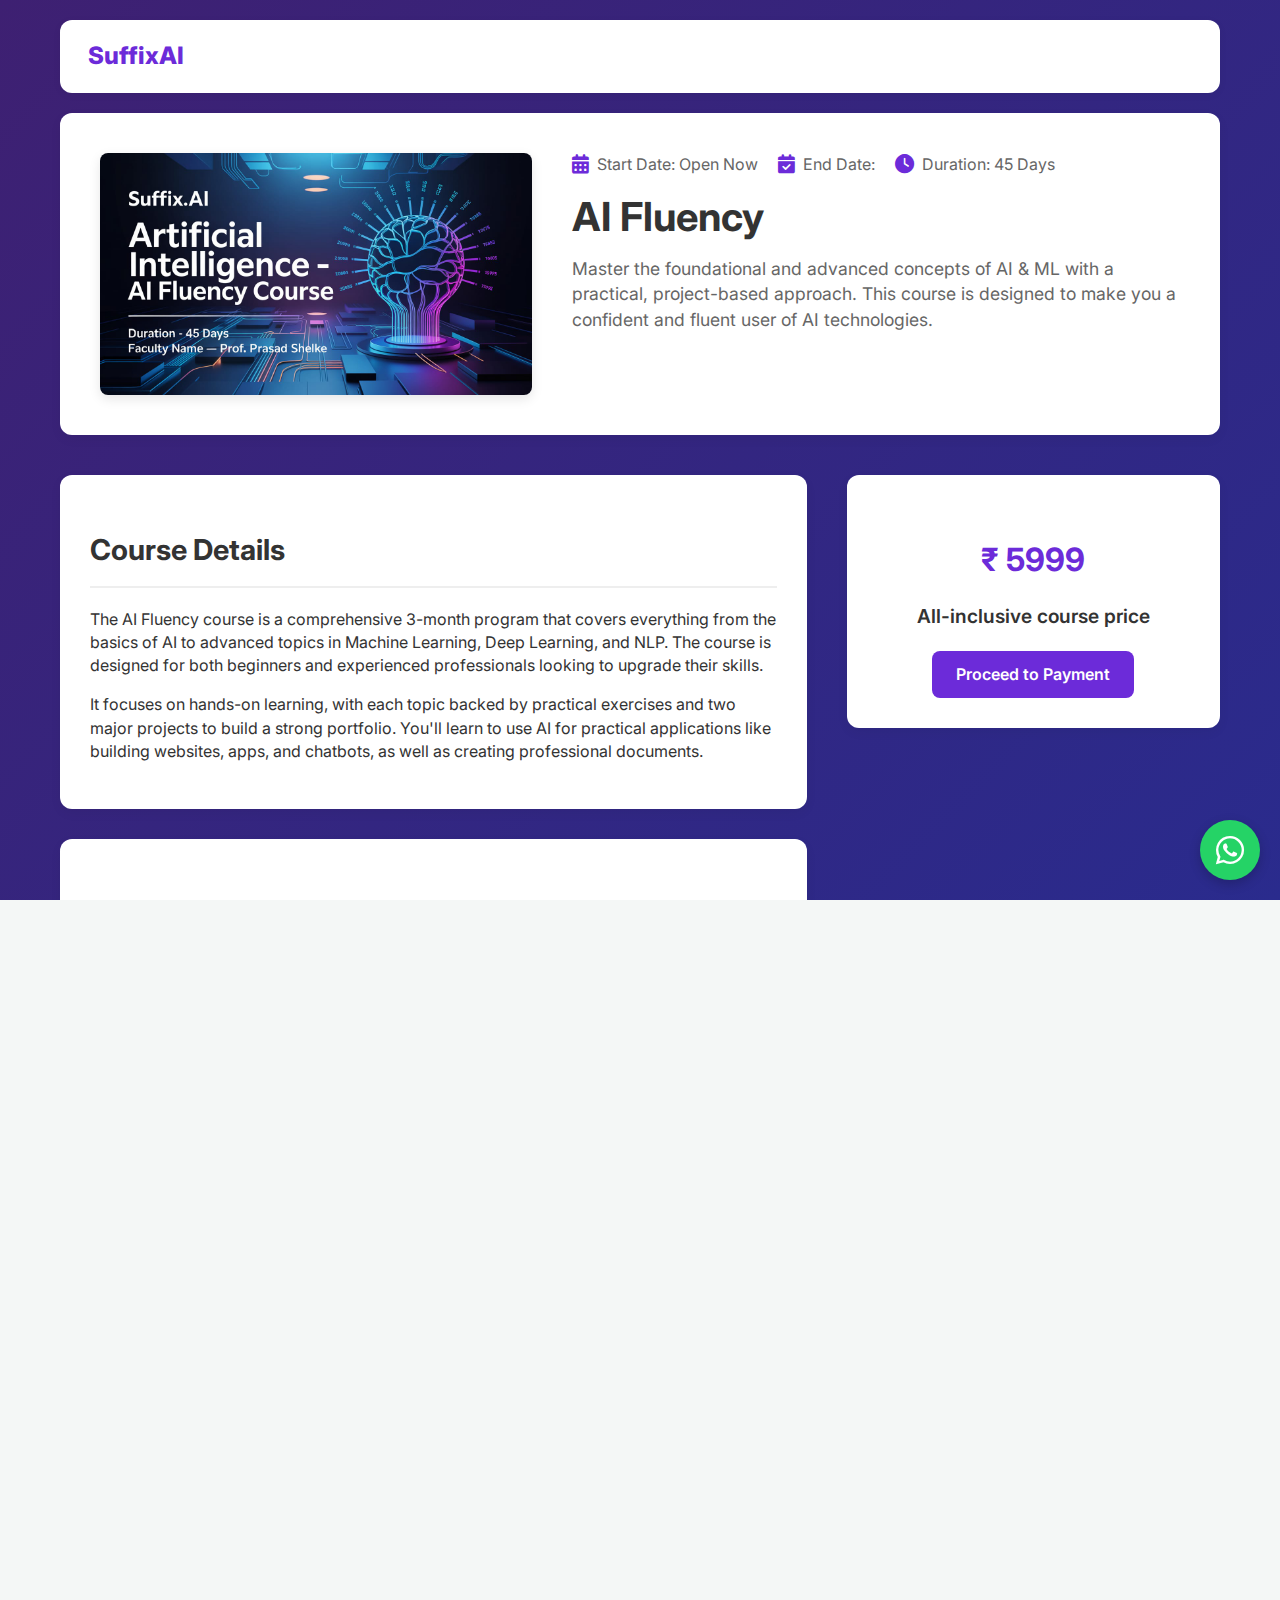
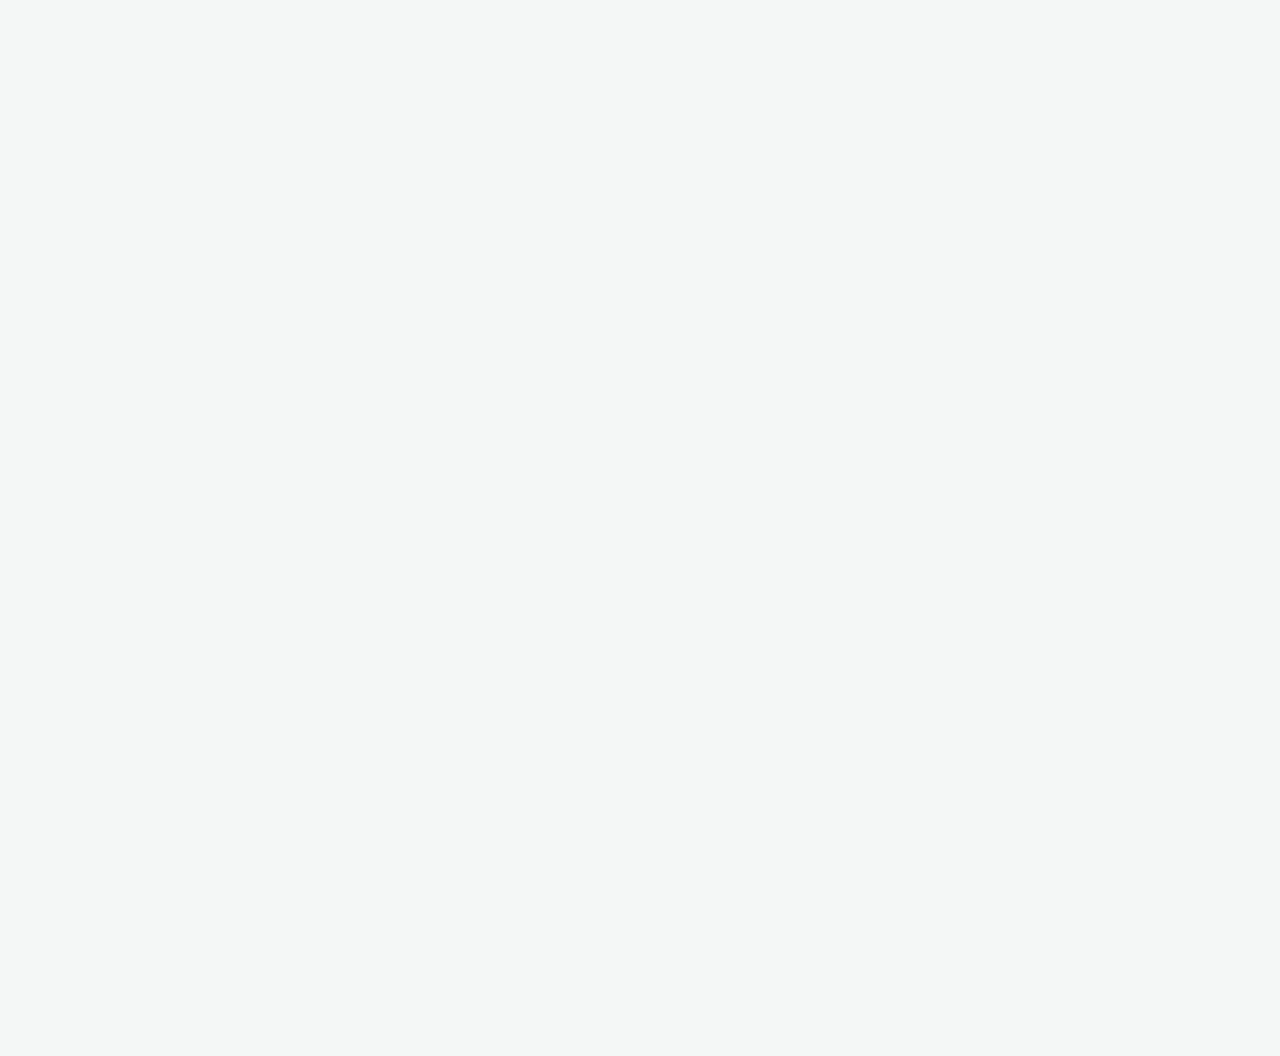
<file: course1.html>
<!DOCTYPE html>
<html lang="en">
<head>
    <meta charset="UTF-8">
    <meta name="viewport" content="width=device-width, initial-scale=1.0">
    <title>AI Fluency Course | SuffixAI</title>
    <link rel="preconnect" href="https://fonts.googleapis.com">
    <link rel="preconnect" href="https://fonts.gstatic.com" crossorigin>
    <link href="https://fonts.googleapis.com/css2?family=Inter:wght@400;600;800;900&display=swap" rel="stylesheet">
    <link rel="stylesheet" href="styles.css">
    <link rel="stylesheet" href="https://cdnjs.cloudflare.com/ajax/libs/font-awesome/6.4.0/css/all.min.css">
    <!-- Google tag (gtag.js) -->
    <script async src="https://www.googletagmanager.com/gtag/js?id=G-XR2PQ68BHE"></script>
    <script>
      window.dataLayer = window.dataLayer || [];
      function gtag(){dataLayer.push(arguments);}
      gtag('js', new Date());

      gtag('config', 'G-XR2PQ68BHE');
    </script>
    <style>
        /* General body and container styles */
        body {
            background-color: #f4f7f6;
            color: #333;
            font-family: 'Inter', sans-serif;
        }

        .course-container {
            max-width: 1200px;
            margin: 0 auto;
            padding: 20px;
        }

        .cta-btn {
            display: inline-block;
            background-color: #6c2bd9;
            color: #fff;
            padding: 12px 24px;
            border-radius: 8px;
            text-decoration: none;
            font-weight: 600;
            transition: background-color 0.3s ease;
        }
        
        .cta-btn:hover {
            background-color: #9b5cff;
        }
        
        /* Course header section */
        .course-header {
            display: flex;
            align-items: flex-start;
            gap: 40px;
            background-color: #fff;
            border-radius: 12px;
            padding: 40px;
            box-shadow: 0 4px 12px rgba(0, 0, 0, 0.05);
            margin-bottom: 40px;
        }
        
        .course-header-image {
            width: 40%;
            border-radius: 8px;
            box-shadow: 0 4px 12px rgba(0, 0, 0, 0.1);
        }
        
        .course-header-content {
            flex-grow: 1;
        }
        
        .course-header-content h1 {
            font-size: 2.5rem;
            margin-bottom: 10px;
        }
        
        .course-header-content p {
            font-size: 1.1rem;
            color: #666;
            margin-bottom: 20px;
        }
        
        .course-meta-info {
            display: flex;
            flex-wrap: wrap;
            gap: 20px;
            margin-bottom: 20px;
        }
        
        .course-meta-item {
            display: flex;
            align-items: center;
            gap: 8px;
            color: #666;
        }
        
        .course-meta-item .icon {
            color: #6c2bd9;
            font-size: 1.2rem;
        }
        
        /* Main content sections */
        .course-main-content {
            display: flex;
            gap: 40px;
        }
        
        .course-left-col {
            flex: 2;
        }
        
        .course-right-col {
            flex: 1;
        }
        
        .course-section {
            background-color: #fff;
            border-radius: 12px;
            padding: 30px;
            box-shadow: 0 4px 12px rgba(0, 0, 0, 0.05);
            margin-bottom: 30px;
        }
        
        .course-section h2 {
            border-bottom: 2px solid #eee;
            padding-bottom: 15px;
            margin-bottom: 20px;
            font-size: 1.8rem;
        }

        /* Syllabus section */
        .syllabus-list {
            list-style: none;
            padding: 0;
        }
        
        .syllabus-item {
            border: 1px solid #ddd;
            border-radius: 8px;
            margin-bottom: 15px;
            overflow: hidden;
        }
        
        .syllabus-item-header {
            display: flex;
            justify-content: space-between;
            align-items: center;
            padding: 15px;
            cursor: pointer;
            background-color: #f9f9f9;
        }
        
        .syllabus-item-header h3 {
            margin: 0;
            font-size: 1.1rem;
            font-weight: 600;
        }
        
        .syllabus-item-content {
            padding: 15px;
            border-top: 1px solid #ddd;
            display: none;
        }
        
        .syllabus-item.active .syllabus-item-content {
            display: block;
        }
        
        /* Tutor section */
        .tutor-card {
            display: flex;
            align-items: center;
            gap: 20px;
            padding: 20px;
            background-color: #f9f9f9;
            border-radius: 8px;
            margin-bottom: 20px;
        }
        
        .tutor-card img {
            width: 80px;
            height: 80px;
            border-radius: 50%;
        }

        /* FAQ section */
        .faq-item {
            margin-bottom: 15px;
        }

        .faq-item h4 {
            margin: 0;
            cursor: pointer;
            color: #6c2bd9;
            font-size: 1rem;
        }
        
        .faq-item p {
            margin-top: 5px;
            padding-left: 15px;
            border-left: 2px solid #eee;
            display: none;
        }

        /* Enrollment card */
        .enrollment-card {
            background-color: #fff;
            border-radius: 12px;
            padding: 30px;
            box-shadow: 0 4px 12px rgba(0, 0, 0, 0.05);
            text-align: center;
        }

        .enrollment-card h3 {
            font-size: 2rem;
            color: #6c2bd9;
            margin-bottom: 10px;
        }

        .enrollment-card p {
            font-size: 1.2rem;
            font-weight: 600;
            margin-bottom: 20px;
        }
        
        /* Responsive design */
        @media (max-width: 992px) {
            .course-header {
                flex-direction: column;
                text-align: center;
            }
            .course-header-image {
                width: 80%;
                margin: 0 auto;
            }
            .course-main-content {
                flex-direction: column;
            }
            .course-right-col {
                order: -1;
            }
        }

        @media (max-width: 576px) {
            .course-header {
                padding: 20px;
            }
            .course-header-content h1 {
                font-size: 1.8rem;
            }
            .course-header-content p {
                font-size: 1rem;
            }
        }
        
        /* Header specific for the course page */
        .page-header {
            display: flex;
            align-items: center;
            justify-content: space-between;
            background-color: #fff;
            padding: 15px 20px;
            box-shadow: 0 2px 8px rgba(0, 0, 0, 0.05);
            border-radius: 12px;
            margin-bottom: 20px;
        }
        
        .page-header .brand {
            font-size: 1.5rem;
            font-weight: 800;
            color: #6c2bd9;
            text-decoration: none;
        }
        
        /* Pop-up Styles */
        .popup-overlay {
            position: fixed;
            top: 0;
            left: 0;
            width: 100%;
            height: 100%;
            background: rgba(0, 0, 0, 0.6);
            display: none;
            align-items: center;
            justify-content: center;
            z-index: 1000;
        }

        .popup-content {
            background: #fff;
            color: #333;
            padding: 30px;
            border-radius: 12px;
            text-align: center;
            max-width: 400px;
            width: 90%;
            box-shadow: 0 8px 25px rgba(0, 0, 0, 0.3);
            animation: fadeIn 0.3s ease-out;
        }

        .popup-content h3 {
            margin-top: 0;
            font-size: 1.8rem;
        }

        .popup-content p {
            margin-bottom: 20px;
        }

        .popup-content .contact-btn {
            background-color: #25d366; /* WhatsApp green */
            color: #fff;
            text-decoration: none;
            padding: 12px 24px;
            border-radius: 8px;
            font-weight: 600;
            display: flex;
            align-items: center;
            justify-content: center;
            gap: 10px;
            margin-bottom: 15px;
        }

        .popup-content .contact-btn:hover {
            background-color: #128c7e;
        }

        .popup-content .cancel-btn {
            background-color: #e0e0e0;
            color: #333;
            border: none;
            padding: 12px 24px;
            border-radius: 8px;
            font-weight: 600;
            cursor: pointer;
            transition: background-color 0.3s ease;
        }

        .popup-content .cancel-btn:hover {
            background-color: #ccc;
        }

        @keyframes fadeIn {
            from { opacity: 0; transform: scale(0.9); }
            to { opacity: 1; transform: scale(1); }
        }

        /* Floating Icon Styles */
        .floating-whatsapp {
            position: fixed;
            bottom: 20px;
            right: 20px;
            width: 60px;
            height: 60px;
            background-color: #25d366;
            color: #fff;
            border-radius: 50%;
            display: flex;
            align-items: center;
            justify-content: center;
            font-size: 2rem;
            cursor: pointer;
            box-shadow: 0 4px 12px rgba(0, 0, 0, 0.2);
            transition: transform 0.3s ease, box-shadow 0.3s ease;
            z-index: 999;
        }
        .floating-whatsapp:hover {
            transform: scale(1.1);
            box-shadow: 0 6px 15px rgba(0, 0, 0, 0.3);
        }
    </style>
</head>
<body>
    <div class="course-container">
        <!-- Page Header with Logo -->
        <header class="page-header">
            <a href="index.html" class="brand">SuffixAI</a>
        </header>

        <!-- Course Header -->
        <header class="course-header">
            <img src="img/suffix ai fulency course.jpg" alt="AI Fluency Course" class="course-header-image">
            <div class="course-header-content">
                <div class="course-meta-info">
                    <span class="course-meta-item"><i class="fas fa-calendar-alt icon"></i> Start Date: Open Now</span>
                    <span class="course-meta-item"><i class="fas fa-calendar-check icon"></i> End Date: </span>
                    <span class="course-meta-item"><i class="fas fa-clock icon"></i> Duration: 45 Days</span>
                </div>
                <h1 style="color: #333;">AI Fluency</h1>
                <p>
                    Master the foundational and advanced concepts of AI & ML with a practical, project-based approach. 
                    This course is designed to make you a confident and fluent user of AI technologies.
                </p>
                <!-- <button onclick="showPopup()" class="cta-btn">Enroll Now</button> -->
            </div>
        </header>

        <!-- Main Course Content -->
        <div class="course-main-content">
            <!-- Left Column -->
            <div class="course-left-col">
                <div class="course-section" id="course-details">
                    <h2>Course Details</h2>
                    <p>
                        The AI Fluency course is a comprehensive 3-month program that covers everything from the basics of AI to advanced topics in Machine Learning, Deep Learning, and NLP. The course is designed for both beginners and experienced professionals looking to upgrade their skills.
                    </p>
                    <p>
                        It focuses on hands-on learning, with each topic backed by practical exercises and two major projects to build a strong portfolio. You'll learn to use AI for practical applications like building websites, apps, and chatbots, as well as creating professional documents.
                    </p>
                </div>

                <div class="course-section" id="syllabus">
                    <h2>Syllabus</h2>
                    <ul class="syllabus-list">
                        <li class="syllabus-item">
                            <div class="syllabus-item-header">
                                <h3>Introduction to AI and Course Overview</h3>
                                <small>Day 1</small>
                            </div>
                            <div class="syllabus-item-content">
                                <p>A foundational introduction to the world of Artificial Intelligence, its history, and what to expect from the course. We will cover the present, past, and future of AI technology.</p>
                            </div>
                        </li>
                        <li class="syllabus-item">
                            <div class="syllabus-item-header">
                                <h3>AI & Its Subtechnologies</h3>
                                <small>Day 1</small>
                            </div>
                            <div class="syllabus-item-content">
                                <p>An overview of the different fields within AI, including Machine Learning, Deep Learning, NLP, and Computer Vision.</p>
                            </div>
                        </li>
                        <li class="syllabus-item">
                            <div class="syllabus-item-header">
                                <h3>Machine Learning & Its Types</h3>
                                <small>Day 1</small>
                            </div>
                            <div class="syllabus-item-content">
                                <p>A deep dive into Machine Learning, its core concepts, and its different types (supervised, unsupervised, and reinforcement learning).</p>
                            </div>
                        </li>
                        <li class="syllabus-item">
                            <div class="syllabus-item-header">
                                <h3>What is Deep Learning?</h3>
                                <small>Day 1</small>
                            </div>
                            <div class="syllabus-item-content">
                                <p>Understanding the basics of Deep Learning, neural networks, and how it differs from traditional machine learning.</p>
                            </div>
                        </li>
                        <li class="syllabus-item">
                            <div class="syllabus-item-header">
                                <h3>NLP & Computer Vision</h3>
                                <small>Day 2</small>
                            </div>
                            <div class="syllabus-item-content">
                                <p>Learn about Natural Language Processing (NLP) and Computer Vision, their applications, and how they work. We will also explore mathematical models in AI such as Linear Regression, SVM, and Decision Trees.</p>
                            </div>
                        </li>
                         <li class="syllabus-item">
                            <div class="syllabus-item-header">
                                <h3>AI Ethics and Career</h3>
                                <small>Day 1</small>
                            </div>
                            <div class="syllabus-item-content">
                                <p>Discuss the ethical implications of AI, its limitations, and how to secure a job in this rapidly growing field.</p>
                            </div>
                        </li>
                        <li class="syllabus-item">
                            <div class="syllabus-item-header">
                                <h3>Introduction to LLM Models</h3>
                                <small>Day 1</small>
                            </div>
                            <div class="syllabus-item-content">
                                <p>An introduction to Large Language Models (LLMs) like ChatGPT, Gemini, Copilot, Perplexity, and Claude.</p>
                            </div>
                        </li>
                        <li class="syllabus-item">
                            <div class="syllabus-item-header">
                                <h3>Prompt Engineering</h3>
                                <small>Day 1</small>
                            </div>
                            <div class="syllabus-item-content">
                                <p>Learn the art of prompt engineering to interact with AI and use its full potential. We'll also cover how to create various documents and designs using AI.</p>
                            </div>
                        </li>
                        <li class="syllabus-item">
                            <div class="syllabus-item-header">
                                <h3>Build Websites and Apps Using AI</h3>
                                <small>Day 5</small>
                            </div>
                            <div class="syllabus-item-content">
                                <p>Practical sessions on how to build websites and apps using AI tools. This includes creating portfolio and e-commerce websites.</p>
                            </div>
                        </li>
                        <li class="syllabus-item">
                            <div class="syllabus-item-header">
                                <h3>Data Analysis and Chatbots</h3>
                                <small>Day 2</small>
                            </div>
                            <div class="syllabus-item-content">
                                <p>Learn how to use AI for data analysis, creating business dashboards, and building AI chatbots for various applications.</p>
                            </div>
                        </li>
                        <li class="syllabus-item">
                            <div class="syllabus-item-header">
                                <h3>Project A - Advanced Machine Learning</h3>
                                <small>Day 5</small>
                            </div>
                            <div class="syllabus-item-content">
                                <p>Hands-on project on advanced machine learning techniques to build a robust portfolio.</p>
                            </div>
                        </li>
                        <li class="syllabus-item">
                            <div class="syllabus-item-header">
                                <h3>Project B - Advanced NLP</h3>
                                <small>Day 5</small>
                            </div>
                            <div class="syllabus-item-content">
                                <p>Hands-on project on advanced NLP techniques to build a robust portfolio.</p>
                            </div>
                        </li>
                    </ul>
                </div>

                <div class="course-section" id="tutor">
                    <h2>About the Tutor</h2>
                    <div class="tutor-card">
                        <img src="img/prasad pic.jpg" alt="Prasad Shelke">
                        <div>
                            <h3>Prasad Shelke</h3>
                            <p>
                                Prasad is a seasoned AI expert and the founder of SuffixAI. With years of experience in the field, he has trained countless students to become proficient in AI and Machine Learning. His teaching style is hands-on, focusing on practical skills and real-world applications.
                            </p>
                        </div>
                    </div>
                </div>

                <div class="course-section" id="faq">
                    <h2>Frequently Asked Questions</h2>
                    <div class="faq-item">
                        <h4>What are the prerequisites for this course?</h4>
                        <p>No prior knowledge of AI or programming is required. The course starts from the basics and builds up to advanced topics.</p>
                    </div>
                    <div class="faq-item">
                        <h4>What is the refund policy?</h4>
                        <p>We offer a 7-day no-questions-asked refund policy from the date of enrollment.</p>
                    </div>
                    <div class="faq-item">
                        <h4>Will I get a certificate after completing the course?</h4>
                        <p>Yes, you will receive a certificate of completion after successfully finishing all modules and projects.</p>
                    </div>
                </div>
            </div>

            <!-- Right Column (Enrollment Card) -->
            <div class="course-right-col">
                <div class="enrollment-card">
                    <h3>₹ 5999</h3>
                    <p>All-inclusive course price</p>
                    <a href="https://rzp.io/rzp/YhlCmWc" class="cta-btn">Proceed to Payment</a>
                </div>
            </div>
        </div>
    </div>
    
    <!-- Pop-up Window -->
    <div id="contactPopup" class="popup-overlay">
        <div class="popup-content">
            <h3>Need More Information?</h3>
            <p>Our educators are here to help. Get in touch with us on WhatsApp for any questions about the course, syllabus, or enrollment process.</p>
            <a href="https://wa.me/918767387480" class="contact-btn"><i class="fab fa-whatsapp"></i> Chat on WhatsApp</a>
            <button onclick="hidePopup()" class="cancel-btn">Cancel</button>
        </div>
    </div>

    <!-- Floating WhatsApp Icon -->
    <div id="floatingContactBtn" class="floating-whatsapp">
        <i class="fab fa-whatsapp"></i>
    </div>

    <script>
        // Simple script to toggle syllabus and FAQ content visibility
        document.querySelectorAll('.syllabus-item-header').forEach(header => {
            header.addEventListener('click', () => {
                header.parentElement.classList.toggle('active');
            });
        });
        
        document.querySelectorAll('.faq-item h4').forEach(header => {
            header.addEventListener('click', () => {
                const content = header.nextElementSibling;
                if (content.style.display === 'block') {
                    content.style.display = 'none';
                } else {
                    content.style.display = 'block';
                }
            });
        });
        
        // Pop-up and floating button functions
        const popup = document.getElementById('contactPopup');
        const floatingBtn = document.getElementById('floatingContactBtn');
        let popupShown = false;

        function showPopup() {
            popup.style.display = 'flex';
            floatingBtn.style.display = 'none';
        }

        function hidePopup() {
            popup.style.display = 'none';
            floatingBtn.style.display = 'flex';
            popupShown = false;
        }

        // Add a click listener to the "Enroll Now" button that shows the popup.
        // This is separate from the "Proceed to Payment" link.
        document.querySelector('.course-header-content .cta-btn').addEventListener('click', (e) => {
            e.preventDefault();
            showPopup();
        });

        // Add a click listener to the "Proceed to Payment" button.
        // This button should redirect to the payment page.
        document.querySelector('.enrollment-card .cta-btn').addEventListener('click', (e) => {
            // The default behavior of the anchor tag should take over here, so no preventDefault()
        });

        // The logic for the popup to appear after a delay
        window.addEventListener('load', () => {
            floatingBtn.style.display = 'flex'; // Show floating button on load
            setTimeout(() => {
                if (!popupShown) {
                    showPopup();
                    popupShown = true;
                }
            }, 300000); // 5 minutes in milliseconds
        });
        
        floatingBtn.addEventListener('click', () => {
            if (popup.style.display === 'flex') {
                hidePopup();
            } else {
                showPopup();
            }
        });
    </script>
</body>
</html>
</file>
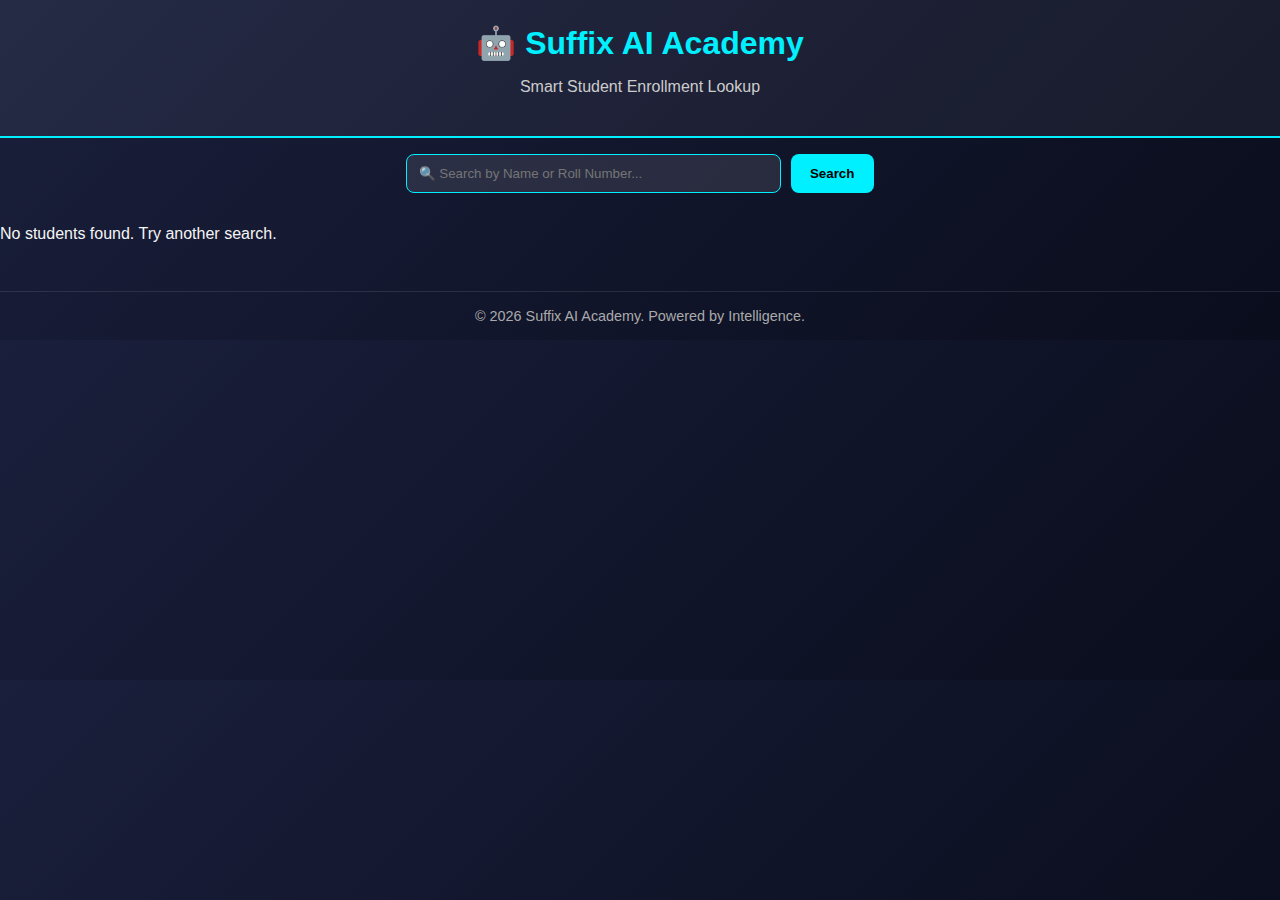
<file: myenroll.html>
<!DOCTYPE html>
<html lang="en">
<head>
  <meta charset="UTF-8" />
  <meta name="viewport" content="width=device-width, initial-scale=1.0" />
  <title>Suffix AI Academy | Student Enrollment Search</title>
  <link rel="stylesheet" href="myenroll.css" />
</head>
<body>
  <header>
    <h1>🤖 Suffix AI Academy</h1>
    <p>Smart Student Enrollment Lookup</p>
  </header>

  <main>
    <form id="searchForm">
      <input id="query" type="text" placeholder="🔍 Search by Name or Roll Number..." />
      <button type="submit">Search</button>
    </form>

    <div id="loading" hidden>⏳ Loading data...</div>
    <p id="resultMeta" hidden></p>
    <p id="empty" hidden>No students found. Try another search.</p>

    <section id="cards"></section>
  </main>

  <footer>
    &copy; <span id="year"></span> Suffix AI Academy. Powered by Intelligence.
  </footer>

  <script src="myenroll.js"></script>
</body>
</html>
</file>
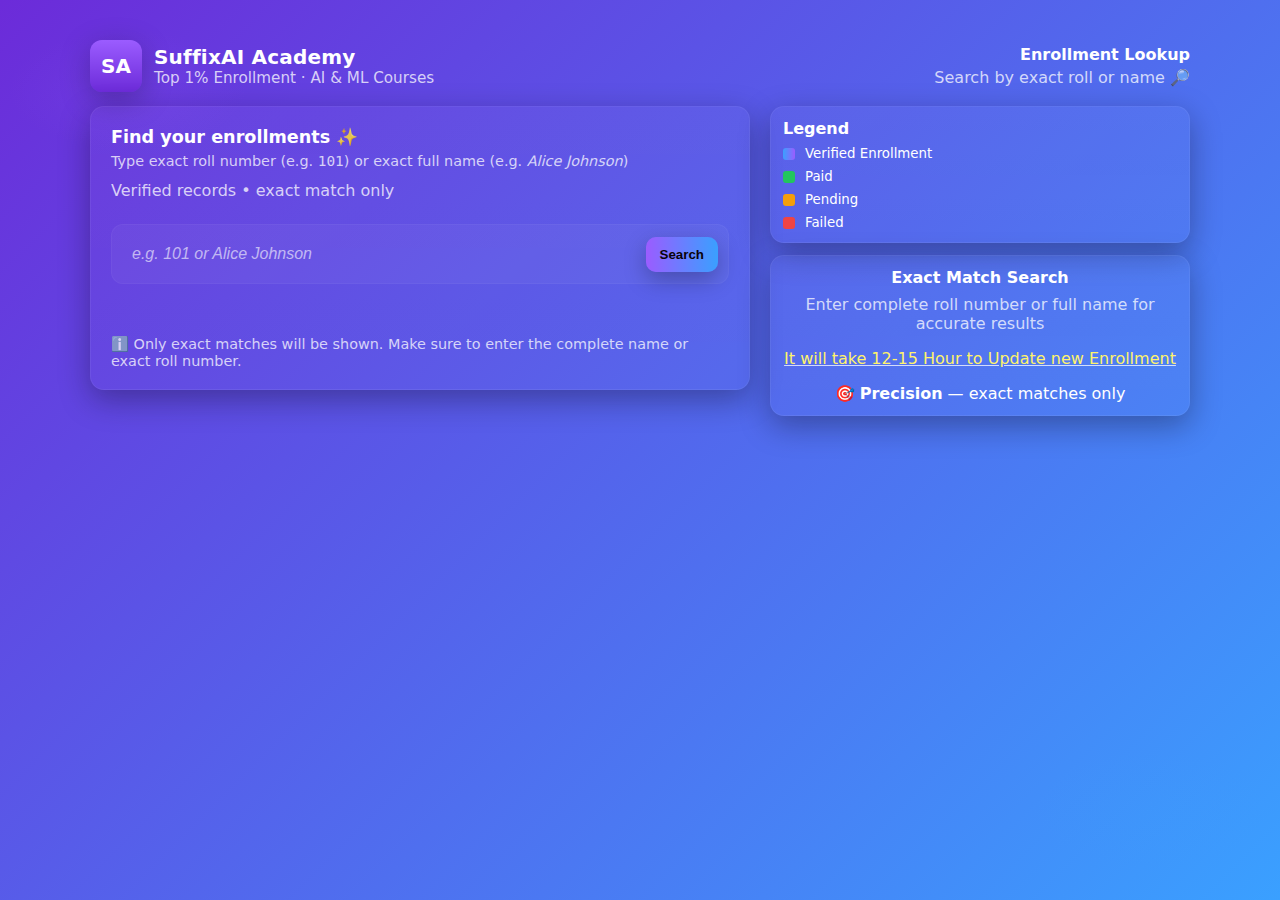
<file: studentenrollment.html>
<!doctype html>
<html lang="en">
<head>
<meta charset="utf-8" />
<meta name="viewport" content="width=device-width,initial-scale=1" />
<title>SuffixAI • Enrollment Lookup</title>
<style>
/* ===== SuffixAI - Gen Z Violet/Blue Theme ===== */
:root {
  --violet-1: #6c2bd9;
  --violet-2: #9b5cff;
  --blue-1: #3aa0ff;
  --glass: rgba(255, 255, 255, 0.06);
  --muted: rgba(255, 255, 255, 0.75);
  --card: rgba(255, 255, 255, 0.04);
  --radius: 14px;
  --maxw: 1100px;
}

* {
  box-sizing: border-box;
}

html,
body {
  height: 100%;
  margin: 0;
  font-family: Inter, "Segoe UI", Roboto, system-ui, -apple-system;
  -webkit-font-smoothing: antialiased;
}

body {
  background: radial-gradient(600px 300px at 10% 10%, rgba(155, 92, 255, 0.12), transparent 20%),
    radial-gradient(600px 300px at 90% 90%, rgba(58, 160, 255, 0.1), transparent 20%),
    linear-gradient(135deg, var(--violet-1), var(--blue-1));
  color: #fff;
  min-height: 100vh;
  display: flex;
  align-items: flex-start;
  justify-content: center;
  padding: 40px 20px;
}

.wrap {
  width: 100%;
  max-width: var(--maxw);
}

/* Header */
header {
  display: flex;
  align-items: center;
  justify-content: space-between;
  gap: 12px;
  margin-bottom: 18px;
}

.brand {
  display: flex;
  align-items: center;
  gap: 12px;
}

.logo {
  width: 52px;
  height: 52px;
  border-radius: 12px;
  background: linear-gradient(180deg, var(--violet-2), var(--violet-1));
  display: grid;
  place-items: center;
  font-weight: 900;
  color: #fff;
  font-size: 20px;
  box-shadow: 0 8px 30px rgba(0, 0, 0, 0.25);
}

.title {
  font-size: 1.25rem;
  font-weight: 800;
  letter-spacing: 0.2px;
}

.subtitle {
  color: var(--muted);
  font-size: 0.95rem;
}

/* NEW: Mobile header alignment */
@media (max-width: 768px) {
  header {
    flex-direction: column;
    text-align: center; /* This centers the "Enrollment Lookup" text */
    gap: 16px;
  }
  .brand {
    flex-direction: column;
    text-align: center;
    gap: 8px;
  }
  .logo {
    width: 48px;
    height: 48px;
    font-size: 18px;
  }
  .title {
    font-size: 1.1rem;
  }
  .subtitle {
    font-size: 0.9rem;
  }
}

/* Card */
.card {
  background: linear-gradient(180deg, rgba(255, 255, 255, 0.03), rgba(255, 255, 255, 0.02));
  border-radius: var(--radius);
  padding: 20px;
  box-shadow: 0 10px 30px rgba(15, 12, 30, 0.35);
  border: 1px solid rgba(255, 255, 255, 0.06);
}

@media (max-width: 768px) {
  .card {
    padding: 16px;
    border-radius: 12px;
  }
}

/* Layout */
.grid {
  display: grid;
  grid-template-columns: 1fr 420px;
  gap: 20px;
  align-items: start;
}

@media (max-width: 980px) {
  .grid {
    grid-template-columns: 1fr;
  }
}

@media (max-width: 768px) {
  .grid {
    gap: 16px;
  }
  body {
    padding: 20px 12px;
  }
}

/* Left (search + results) */
.left .hero {
  display: flex;
  flex-direction: column;
  gap: 12px;
  margin-bottom: 10px;
}

.searchbar {
  display: flex;
  gap: 10px;
  align-items: center;
  background: var(--card);
  padding: 10px;
  border-radius: 12px;
  border: 1px solid rgba(255, 255, 255, 0.04);
}

.searchbar input {
  flex: 1;
  background: transparent;
  border: none;
  color: var(--muted);
  outline: none;
  padding: 10px;
  font-size: 1rem;
  font-family: Verdana, Geneva, Tahoma, sans-serif;
}
.searchbar input::placeholder {
  color: var(--muted);
  opacity: 0.8;
  font-style: italic;
}

.searchbar button {
  background: linear-gradient(90deg, var(--violet-2), var(--blue-1));
  border: none;
  color: #09030a;
  padding: 10px 14px;
  border-radius: 10px;
  font-weight: 800;
  cursor: pointer;
  box-shadow: 0 8px 22px rgba(0, 0, 0, 0.25);
}

.tip {
  color: var(--muted);
  font-size: 0.9rem;
  margin-top: 6px;
}

@media (max-width: 768px) {
  .searchbar {
    flex-wrap: wrap;
    padding: 12px;
  }
  .searchbar input {
    flex-grow: 1;
    min-width: 150px;
    padding: 12px;
    font-size: 1rem;
    text-align: left;
  }
  .searchbar button {
    flex-grow: 1;
    padding: 12px 20px;
    font-size: 1rem;
  }
  .tip {
    text-align: left;
    font-size: 0.85rem;
  }
}

@media (max-width: 480px) {
  .hero > div:first-child {
    flex-direction: column;
    text-align: center;
    gap: 8px;
  }
  .hero .tip {
    font-size: 0.8rem;
    line-height: 1.4;
  }
  .searchbar {
    flex-direction: column;
  }
  .searchbar input {
    text-align: center;
  }
  .searchbar button {
    width: 100%;
  }
}

/* small helpers */
.meta {
  margin-top: 10px;
  color: var(--muted);
  font-size: 0.95rem;
  display: flex;
  gap: 12px;
  align-items: center;
}

/* Cards list of students (results) */
.results {
  margin-top: 18px;
  display: grid;
  gap: 14px;
}

.student-card {
  background: linear-gradient(180deg, rgba(255, 255, 255, 0.02), rgba(255, 255, 255, 0.01));
  border-radius: 12px;
  padding: 14px;
  border: 1px solid rgba(255, 255, 255, 0.04);
  display: flex;
  flex-direction: column;
  gap: 12px;
}

.student-head {
  display: flex;
  justify-content: space-between;
  align-items: center;
  gap: 12px;
}

.student-name {
  font-weight: 800;
  font-size: 1rem;
}

.roll {
  color: var(--muted);
  font-size: 0.95rem;
}

.count-badge {
  background: linear-gradient(90deg, var(--blue-1), var(--violet-2));
  color: #07020a;
  padding: 6px 10px;
  border-radius: 999px;
  font-weight: 800;
}

@media (max-width: 768px) {
  .student-card {
    padding: 12px;
  }
  .student-head {
    flex-direction: row;
    align-items: center;
    justify-content: space-between;
  }
  .student-name {
    font-size: 0.95rem;
  }
  .roll {
    font-size: 0.9rem;
  }
  .count-badge {
    align-self: center;
    font-size: 0.8rem;
    padding: 4px 8px;
  }
}

/* Table styles for PC/Laptop */
.table-wrap {
  overflow-x: auto;
  border-radius: 10px;
  border: 1px solid rgba(255, 255, 255, 0.04);
  -webkit-overflow-scrolling: touch;
}
table {
  width: 100%;
  border-collapse: collapse;
  min-width: 700px;
}
th,
td {
  padding: 10px 12px;
  text-align: left;
  border-bottom: 1px solid rgba(255, 255, 255, 0.03);
  font-size: 0.95rem;
  white-space: nowrap;
}
thead th {
  background: linear-gradient(180deg, rgba(255, 255, 255, 0.04), rgba(255, 255, 255, 0.02));
  font-weight: 700;
}
tbody tr:hover {
  background: rgba(255, 255, 255, 0.02);
}
th:nth-child(1), td:nth-child(1) { width: 35%; white-space: normal; min-width: 150px; }
th:nth-child(2), td:nth-child(2) { width: 15%; min-width: 90px; }
th:nth-child(3), td:nth-child(3) { width: 15%; min-width: 90px; }
th:nth-child(4), td:nth-child(4) { width: 15%; min-width: 80px; }
th:nth-child(5), td:nth-child(5) { width: 20%; min-width: 100px; text-align: center; }

/* Table styles for Mobile */
@media (max-width: 768px) {
  .table-wrap {
    overflow-x: hidden;
  }
  table {
    border: none;
    min-width: unset;
  }
  table thead {
    display: none;
  }
  table, tbody, tr, td {
    display: block;
    width: 100%;
  }
  tbody tr {
    display: flex;
    flex-direction: column;
    padding: 12px;
    border-radius: 10px;
    margin-bottom: 12px;
    background: linear-gradient(180deg, rgba(255,255,255,0.02), rgba(255,255,255,0.01));
    border: 1px solid rgba(255,255,255,0.04);
  }
  td {
    border-bottom: none;
    text-align: right;
    padding: 8px 12px;
    position: relative;
    padding-left: 50%;
    margin-bottom: 0;
    background: transparent;
  }
  td::before {
    content: attr(data-label);
    position: absolute;
    left: 12px;
    width: 45%;
    padding-right: 10px;
    white-space: nowrap;
    text-align: left;
    font-weight: 700;
    color: var(--muted);
  }
  td:first-child {
    border-bottom: 1px solid rgba(255,255,255,0.03);
    padding-bottom: 12px;
    margin-bottom: 8px;
  }
  .tag {
    float: right;
  }
}

/* tags */
.tag {
  display: inline-block;
  padding: 4px 8px;
  border-radius: 999px;
  font-weight: 700;
  font-size: 0.8rem;
  white-space: nowrap;
}

.paid {
  background: rgba(34, 197, 94, 0.15);
  color: #b7f5c9;
  border: 1px solid rgba(34, 197, 94, 0.18);
}

.pending {
  background: rgba(245, 158, 11, 0.12);
  color: #ffe6b3;
  border: 1px solid rgba(245, 158, 11, 0.14);
}

.failed {
  background: rgba(239, 68, 68, 0.12);
  color: #ffd1d1;
  border: 1px solid rgba(239, 68, 68, 0.14);
}

@media (max-width: 768px) {
  .tag {
    font-size: 0.7rem;
    padding: 3px 6px;
  }
}

@media (max-width: 480px) {
  .tag {
    font-size: 0.65rem;
    padding: 2px 5px;
  }
}

/* Right column (info / contact / legend) */
.right {
  display: flex;
  flex-direction: column;
  gap: 12px;
}

.card.small {
  padding: 12px;
}

.legend {
  display: flex;
  flex-direction: column;
  gap: 8px;
}

.legend .row {
  display: flex;
  align-items: center;
  gap: 10px;
}

.chip {
  width: 12px;
  height: 12px;
  border-radius: 3px;
  display: inline-block;
}

@media (max-width: 980px) {
  .right {
    margin-top: 0;
  }
}

@media (max-width: 768px) {
  .card.small {
    padding: 10px;
    font-size: 0.9rem;
  }
  .legend {
    gap: 6px;
  }
  .legend .row {
    gap: 8px;
    font-size: 0.85rem;
  }
  .chip {
    width: 10px;
    height: 10px;
  }
}

/* footer note */
.note {
  margin-top: 12px;
  color: var(--muted);
  font-size: 0.9rem;
}

@media (max-width: 768px) {
  .note {
    font-size: 0.85rem;
    text-align: center;
    line-height: 1.4;
  }
}

/* Gen-Z accents */
mark {
  background: linear-gradient(90deg, #fff3a1, #ffd1ff);
  color: #09030a;
  padding: 0 4px;
  border-radius: 3px;
}

.emoji {
  font-size: 1.15rem;
  margin-right: 6px;
}

/* tiny responsive */
@media (max-width: 640px) {
  .student-head {
    flex-direction: column;
    align-items: flex-start;
    gap: 8px;
  }
}

@media (max-width: 480px) {
  body {
    padding: 16px 8px;
  }
  .wrap {
    max-width: 100%;
  }
  .card {
    padding: 12px;
    border-radius: 10px;
  }
  .card.small {
    padding: 8px;
  }
  .searchbar {
    padding: 12px;
  }
  .searchbar input {
    padding: 10px;
    font-size: 0.95rem;
  }
  .searchbar button {
    padding: 10px 16px;
    font-size: 0.95rem;
  }
  .student-card {
    padding: 10px;
  }
  .emoji {
    font-size: 1rem;
    margin-right: 4px;
  }
  .meta {
    font-size: 0.85rem;
    flex-direction: column;
    gap: 6px;
    text-align: center;
  }
}

@media (max-width: 360px) {
  body {
    padding: 12px 6px;
  }
  .card {
    padding: 10px;
  }
  .searchbar {
    padding: 10px;
  }
  th,
  td {
    padding: 4px 3px;
    font-size: 0.75rem;
  }
  .tag {
    font-size: 0.6rem;
    padding: 2px 4px;
  }
}


/* Table styles for Mobile - MODIFIED FOR BETTER MOBILE LAYOUT */
@media (max-width: 768px) {
  .table-wrap {
    overflow-x: hidden;
  }
  table {
    border: none;
    min-width: unset;
  }
  table thead {
    display: none;
  }
  table,
  tbody,
  tr,
  td {
    display: block;
    width: 100%;
  }
  tbody tr {
    display: flex;
    flex-direction: column;
    padding: 12px;
    border-radius: 10px;
    margin-bottom: 12px;
    background: linear-gradient(
      180deg,
      rgba(255, 255, 255, 0.02),
      rgba(255, 255, 255, 0.01)
    );
    border: 1px solid rgba(255, 255, 255, 0.04);
  }
  td {
    border-bottom: none;
    text-align: right;
    padding: 8px 12px;
    position: relative;
    padding-left: 50%;
    margin-bottom: 0;
    background: transparent;
    /* NEW: Use Grid for inner key-value layout */
    display: grid;
    grid-template-columns: 1fr 1fr;
    gap: 10px; /* Add some space between key and value */
    text-align: left; /* Align value to the left */
    align-items: center; /* Vertically align items */
    padding: 0;
  }
  /* NEW: Style the key using a pseudo-element with Grid */
  td::before {
    content: attr(data-label);
    position: static; /* Change to static so it's part of the grid flow */
    width: auto;
    padding-right: 0;
    white-space: nowrap;
    text-align: left;
    font-weight: 700;
    color: var(--muted);
    justify-self: start; /* Align key to the start of its cell */
  }
  td:first-child {
    border-bottom: 1px solid rgba(255, 255, 255, 0.03);
    padding-bottom: 12px;
    margin-bottom: 8px;
  }
  .tag {
    float: none; /* Remove float */
    justify-self: end; /* Align tag to the end of its cell */
  }
}
</style>
</head>
<body>
  <div class="wrap">
    <header style="margin-bottom: 14px; display: flex; align-items: center; justify-content: space-between; gap: 12px">
      <div class="brand">
        <div class="logo">SA</div>
        <div>
          <div class="title">SuffixAI Academy</div>
          <div class="subtitle">Top 1% Enrollment · AI & ML Courses</div>
        </div>
      </div>
      <div style="text-align: right; display: flex; flex-direction: column; align-items: flex-end; gap: 4px;">
        <div style="font-weight: 700">Enrollment Lookup</div>
        <div style="color: rgba(255, 255, 255, 0.75)">Search by exact roll or name 🔎</div>
      </div>
    </header>

    <div class="grid">
      <div class="left">
        <div class="card">
          <div class="hero">
            <div style="display: flex; justify-content: space-between; align-items: flex-start; gap: 12px; flex-wrap: wrap">
              <div>
                <div style="font-weight: 900; font-size: 1.1rem">Find your enrollments <span style="opacity: 0.85">✨</span></div>
                <div class="tip">Type exact roll number (e.g. <code>101</code>) or exact full name (e.g. <em>Alice Johnson</em>)</div>
              </div>
              <div style="text-align: right; color: var(--muted)">Verified records • exact match only</div>
            </div>

            <div style="margin-top: 12px" class="searchbar" role="search">
              <input id="query" placeholder="e.g. 101 or Alice Johnson" aria-label="Search by exact roll or name" />
              <button id="searchBtn">Search</button>
            </div>
            <div class="meta" id="metaLine" aria-live="polite" hidden></div>
          </div>

          <div class="results" id="results"></div>
          <div class="note">ℹ️ Only exact matches will be shown. Make sure to enter the complete name or exact roll number.</div>
        </div>
      </div>

      <aside class="right">
        <div class="card small">
          <div style="font-weight: 800; margin-bottom: 8px">Legend</div>
          <div class="legend">
            <div class="row"><span class="chip" style="background: linear-gradient(90deg, var(--blue-1), var(--violet-2))"></span> <small>Verified Enrollment</small></div>
            <div class="row"><span class="chip" style="background: #22c55e"></span> <small>Paid</small></div>
            <div class="row"><span class="chip" style="background: #f59e0b"></span> <small>Pending</small></div>
            <div class="row"><span class="chip" style="background: #ef4444"></span> <small>Failed</small></div>
          </div>
        </div>

        <div class="card small" style="text-align: center">
          <div style="font-weight: 800">Exact Match Search</div>
          <div style="margin-top: 8px; color: var(--muted)">Enter complete roll number or full name for accurate results <br><u style="background-color: #000000;"><p style="color: #fff36a;"> It will take 12-15 Hour to Update new Enrollment</p></u></div>
          <div style="margin-top: 10px">🎯 <span style="font-weight: 800">Precision</span> — exact matches only</div>
        </div>
      </aside>
    </div>
  </div>

  <script>
    /*
  Enrollment lookup script with EXACT MATCHING
  - fetches enrollments from enrollments.json (separate)
  - groups by rollNumber/name
  - displays cards with table and course count
  - search triggers only when Search button pressed (also Enter)
  - MODIFIED: Only shows results for EXACT matches of name or roll number
*/

    // Elements
    const queryEl = document.getElementById("query");
    const btn = document.getElementById("searchBtn");
    const resultsEl = document.getElementById("results");
    const metaLine = document.getElementById("metaLine");

    let enrollments = []; // raw rows
    let indexByStudent = new Map(); // roll -> {roll,name,courses:[]}

    // Utility: safe lower
    const s = (v) => (v || "").toString().toLowerCase().trim();

    // Load JSON (on start, but don't render)
    async function loadEnrollments() {
      console.log('Attempting to load enrollments.json...');
      try {
        const res = await fetch("enrollments.json", { cache: "no-store" });
        if (!res.ok) {
          console.error('Fetch failed with status:', res.status, res.statusText);
          throw new Error('Network response was not ok');
        }
        enrollments = await res.json();
        console.log('Successfully loaded enrollments.json. Found', enrollments.length, 'student records.');
        buildIndex();
      } catch (err) {
        console.error('Failed to load enrollments.json. Error:', err);
        resultsEl.innerHTML = `<div class="student-card"><div style="color:#ffd1d1">⚠️ Failed to load enrollment data. Open console for details.</div></div>`;
      }
    }

    // Build index from the already grouped student data
    function buildIndex() {
      console.log('Building student index...');
      indexByStudent.clear();
      for (const student of enrollments) {
        const roll = (student.rollNumber || "").toString();
        const name = student.name || "";
        const key = roll + "||" + name; // unique per student

        // Transform courses to match expected structure
        const transformedCourses = (student.courses || []).map((course) => ({
          courseName: course.courseName || "—",
          startDate: course.joinDate || course.joiningDate || course.startDate || "—",
          endDate: course.endDate || "—",
          duration: course.duration || "—",
          paymentStatus: course.paymentStatus || "—",
          code: course.code || "",
        }));

        indexByStudent.set(key, {
          rollNumber: roll,
          name: name,
          courses: transformedCourses,
        });
      }
      console.log('Student index built successfully. Total unique students:', indexByStudent.size);
    }

    // Render list of student objects (array)
    function renderStudents(list, query) {
      console.log('Rendering results for query:', query);
      resultsEl.innerHTML = "";
      if (!list.length) {
        metaLine.hidden = true;
        resultsEl.innerHTML = `<div class="student-card"><div style="color:#ffd1d1">🤷‍♀️ No exact match found for <strong>${escapeHtml(
          query
        )}</strong>. Please check your spelling and try the complete name or exact roll number. Don't worry if you enrolled it will take 12-15 Hour to update information</div></div>`;
        return;
      }

      metaLine.hidden = false;
      metaLine.textContent = `Found ${list.length} student${list.length > 1 ? "s" : ""} for "${query}"`;

      for (const st of list) {
        const card = document.createElement("div");
        card.className = "student-card";

        const head = document.createElement("div");
        head.className = "student-head";
        head.innerHTML = `
      <div>
        <div class="student-name"><span class="emoji">👤</span> ${highlight(st.name, query)}</div>
        <div class="roll">Roll: ${highlight(st.rollNumber, query)}</div>
      </div>
      <div>
        <div class="count-badge">${st.courses.length} course${st.courses.length > 1 ? "s" : ""}</div>
      </div>
    `;

        // build table
        const wrap = document.createElement("div");
        wrap.className = "table-wrap";
        const table = document.createElement("table");
        const thead = `<thead><tr>
        <th>Course</th><th>Start</th><th>End</th><th>Duration</th><th>Payment</th>
      </tr></thead>`;
        const tbody = document.createElement("tbody");
        for (const c of st.courses) {
          const tr = document.createElement("tr");
          const payTag = paymentTag(c.paymentStatus);
          tr.innerHTML = `
            <td data-label="Course"><strong>${escapeHtml(c.courseName)}</strong>${
            c.code ? '<br><small style="color:var(--muted)">' + escapeHtml(c.code) + "</small>" : ""
          }</td>
            <td data-label="Start">${escapeHtml(c.startDate)}</td>
            <td data-label="End">${escapeHtml(c.endDate)}</td>
            <td data-label="Duration">${escapeHtml(c.duration)}</td>
            <td data-label="Payment">${payTag}</td>
          `;
          tbody.appendChild(tr);
        }
        table.innerHTML = thead;
        table.appendChild(tbody);
        wrap.appendChild(table);

        card.appendChild(head);
        card.appendChild(wrap);
        resultsEl.appendChild(card);
      }
    }

    // MODIFIED: build list of matching students for query - EXACT MATCH ONLY
    function searchQuery(rawQ) {
      const q = s(rawQ);
      if (!q) return [];
      const matches = [];
      for (const [k, st] of indexByStudent.entries()) {
        if (s(st.rollNumber) === q || s(st.name) === q) {
          matches.push(st);
        }
      }
      return matches;
    }

    // Utils
    function escapeHtml(text = "") {
      return (text || "")
        .toString()
        .replace(/[&<>"']/g, (m) => ({ "&": "&amp;", "<": "&lt;", ">": "&gt;", '"': "&quot;", "'": "&#039;" }[m]));
    }

    function highlight(text, q) {
      if (!q) return escapeHtml(text);
      const esc = q.replace(/[.*+?^${}()|[\]\\]/g, "\\$&");
      return escapeHtml(text).replace(new RegExp(esc, "gi"), (m) => `<mark>${m}</mark>`);
    }

    function paymentTag(status = "") {
      const sLow = (status || "").toLowerCase();
      if (sLow.includes("paid")) return `<span class="tag paid">Paid ✅</span>`;
      if (sLow.includes("pending")) return `<span class="tag pending">Pending ⏳</span>`;
      if (sLow.includes("fail") || sLow.includes("failed")) return `<span class="tag failed">Failed ❌</span>`;
      return `<span class="tag">${escapeHtml(status || "—")}</span>`;
    }

    // On search click
    btn.addEventListener("click", async () => {
      const q = queryEl.value.trim();
      if (!q) {
        resultsEl.innerHTML = `<div class="student-card"><div style="color:#ffd1d1">⚠️ Please enter a roll number or full name to search.</div></div>`;
        metaLine.hidden = true;
        return;
      }
      if (indexByStudent.size === 0) {
        console.log('Index is empty. Reloading data...');
        await loadEnrollments();
      }
      const list = searchQuery(q);
      renderStudents(list, q);
    });

    // allow Enter key inside input
    queryEl.addEventListener("keydown", (e) => {
      if (e.key === "Enter") {
        e.preventDefault();
        btn.click();
      }
    });

    // initial load (preload)
    console.log('Script loaded. Starting initial data fetch.');
    loadEnrollments();
  </script>
</body>
</html>
</file>
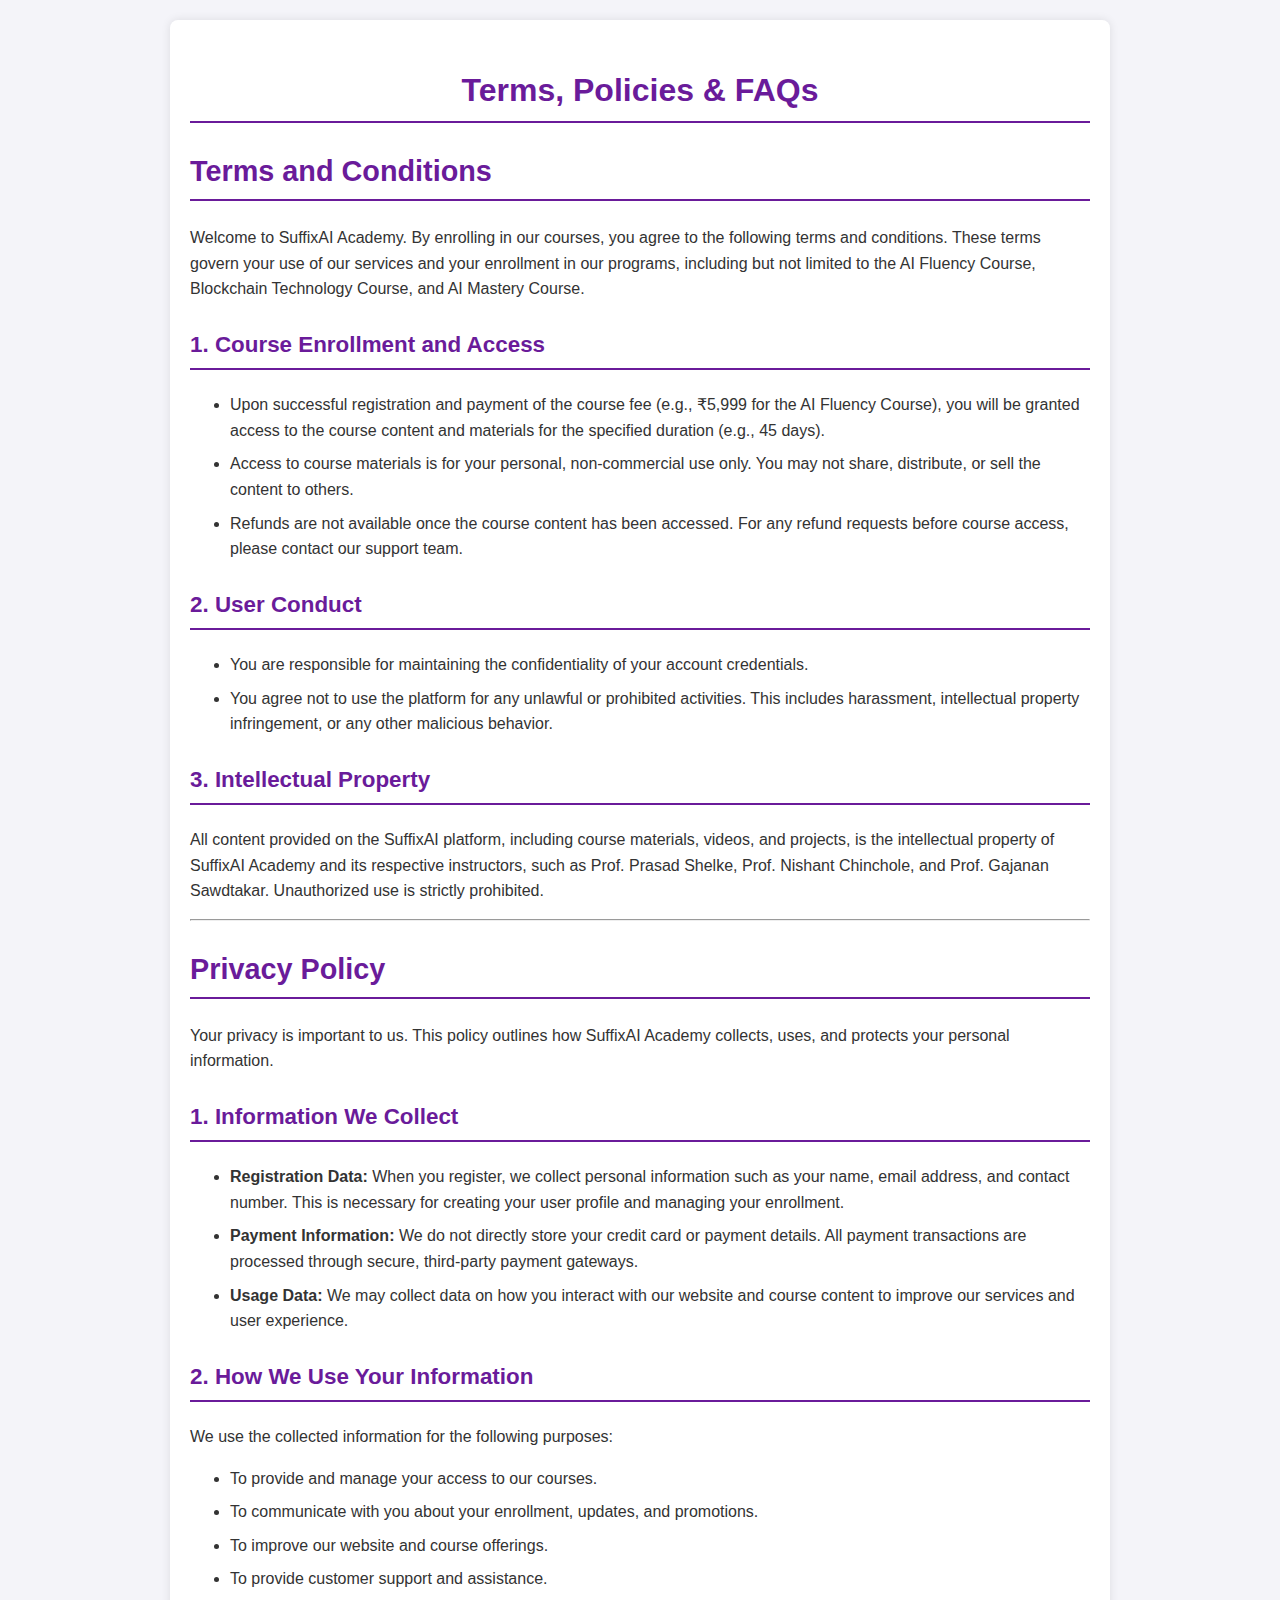
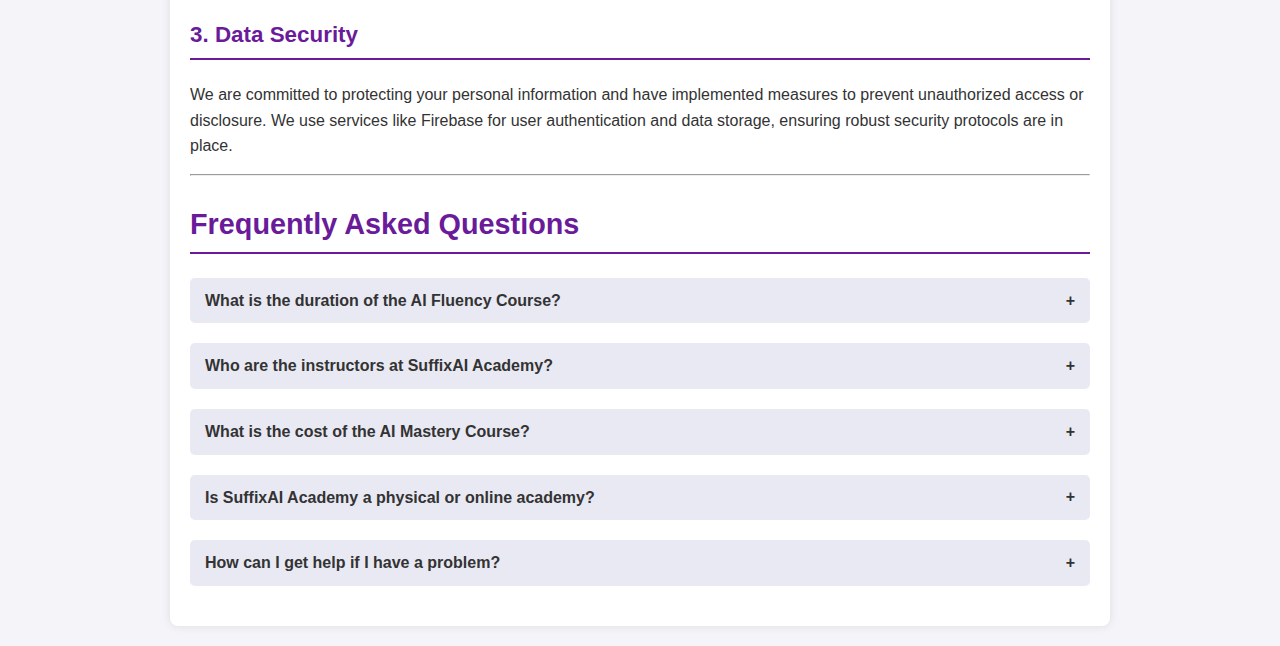
<file: terms.html>
<!DOCTYPE html>
<html lang="en">
<head>
    <meta charset="UTF-8">
    <meta name="viewport" content="width=device-width, initial-scale=1.0">
    <title>SuffixAI - Terms, Policies & FAQs</title>
    <!-- Google tag (gtag.js) -->
<script async src="https://www.googletagmanager.com/gtag/js?id=G-XR2PQ68BHE"></script>
<script>
  window.dataLayer = window.dataLayer || [];
  function gtag(){dataLayer.push(arguments);}
  gtag('js', new Date());

  gtag('config', 'G-XR2PQ68BHE');
</script>
    <style>
        body {
            font-family: Arial, sans-serif;
            line-height: 1.6;
            margin: 0;
            padding: 0;
            background-color: #f4f4f9;
            color: #333;
        }

        .container {
            max-width: 900px;
            margin: 20px auto;
            padding: 20px;
            background-color: #fff;
            box-shadow: 0 0 10px rgba(0, 0, 0, 0.1);
            border-radius: 8px;
        }

        h1, h2, h3 {
            color: #6a1b9a;
            border-bottom: 2px solid #6a1b9a;
            padding-bottom: 5px;
            margin-top: 25px;
        }
        
        h1 {
            text-align: center;
        }

        h2 {
            font-size: 1.8em;
        }

        h3 {
            font-size: 1.4em;
        }

        p {
            margin-bottom: 15px;
        }

        ul, ol {
            margin-bottom: 15px;
        }

        li {
            margin-bottom: 8px;
        }
        
        .faq-item {
            margin-bottom: 20px;
        }

        .faq-question {
            font-weight: bold;
            cursor: pointer;
            background-color: #e9e9f4;
            padding: 10px 15px;
            border-radius: 5px;
            position: relative;
        }

        .faq-question::after {
            content: '+';
            position: absolute;
            right: 15px;
            top: 50%;
            transform: translateY(-50%);
            transition: transform 0.3s ease;
        }

        .faq-question.active::after {
            content: '-';
            transform: translateY(-50%) rotate(0deg); /* No rotation needed for a minus sign */
        }

        .faq-answer {
            display: none;
            padding: 10px 15px;
            background-color: #f9f9f9;
            border-left: 3px solid #6a1b9a;
            margin-top: 5px;
        }

        a {
            color: #6a1b9a;
            text-decoration: none;
        }

        a:hover {
            text-decoration: underline;
        }

    </style>
</head>
<body>

    <div class="container">
        <h1>Terms, Policies & FAQs</h1>

        <section id="terms">
            <h2>Terms and Conditions</h2>
            <p>Welcome to SuffixAI Academy. By enrolling in our courses, you agree to the following terms and conditions. These terms govern your use of our services and your enrollment in our programs, including but not limited to the AI Fluency Course, Blockchain Technology Course, and AI Mastery Course.</p>
            
            <h3>1. Course Enrollment and Access</h3>
            <ul>
                <li>Upon successful registration and payment of the course fee (e.g., ₹5,999 for the AI Fluency Course), you will be granted access to the course content and materials for the specified duration (e.g., 45 days).</li>
                <li>Access to course materials is for your personal, non-commercial use only. You may not share, distribute, or sell the content to others.</li>
                <li>Refunds are not available once the course content has been accessed. For any refund requests before course access, please contact our support team.</li>
            </ul>

            <h3>2. User Conduct</h3>
            <ul>
                <li>You are responsible for maintaining the confidentiality of your account credentials.</li>
                <li>You agree not to use the platform for any unlawful or prohibited activities. This includes harassment, intellectual property infringement, or any other malicious behavior.</li>
            </ul>

            <h3>3. Intellectual Property</h3>
            <p>All content provided on the SuffixAI platform, including course materials, videos, and projects, is the intellectual property of SuffixAI Academy and its respective instructors, such as Prof. Prasad Shelke, Prof. Nishant Chinchole, and Prof. Gajanan Sawdtakar. Unauthorized use is strictly prohibited.</p>
        </section>
        
        <hr>

        <section id="privacy-policy">
            <h2>Privacy Policy</h2>
            <p>Your privacy is important to us. This policy outlines how SuffixAI Academy collects, uses, and protects your personal information.</p>
            
            <h3>1. Information We Collect</h3>
            <ul>
                <li><strong>Registration Data:</strong> When you register, we collect personal information such as your name, email address, and contact number. This is necessary for creating your user profile and managing your enrollment.</li>
                <li><strong>Payment Information:</strong> We do not directly store your credit card or payment details. All payment transactions are processed through secure, third-party payment gateways.</li>
                <li><strong>Usage Data:</strong> We may collect data on how you interact with our website and course content to improve our services and user experience.</li>
            </ul>

            <h3>2. How We Use Your Information</h3>
            <p>We use the collected information for the following purposes:</p>
            <ul>
                <li>To provide and manage your access to our courses.</li>
                <li>To communicate with you about your enrollment, updates, and promotions.</li>
                <li>To improve our website and course offerings.</li>
                <li>To provide customer support and assistance.</li>
            </ul>

            <h3>3. Data Security</h3>
            <p>We are committed to protecting your personal information and have implemented measures to prevent unauthorized access or disclosure. We use services like Firebase for user authentication and data storage, ensuring robust security protocols are in place.</p>
        </section>

        <hr>

        <section id="faqs">
            <h2>Frequently Asked Questions</h2>
            <div class="faq-list">
                <div class="faq-item">
                    <div class="faq-question">What is the duration of the AI Fluency Course?</div>
                    <div class="faq-answer">The AI Fluency Course is an intensive 45-day program designed to provide a strong foundation in Artificial Intelligence.</div>
                </div>
                <div class="faq-item">
                    <div class="faq-question">Who are the instructors at SuffixAI Academy?</div>
                    <div class="faq-answer">Our expert instructors include Prof. Prasad Shelke (Founder & Lead AI Trainer), Prof. Nishant Chinchole (for the Blockchain course), and Prof. Gajanan Sawdtakar (for the AI Mastery course).</div>
                </div>
                <div class="faq-item">
                    <div class="faq-question">What is the cost of the AI Mastery Course?</div>
                    <div class="faq-answer">The AI Mastery Course is priced at ₹29,999. It is a comprehensive 90-day program that covers advanced AI topics with hands-on projects.</div>
                </div>
                <div class="faq-item">
                    <div class="faq-question">Is SuffixAI Academy a physical or online academy?</div>
                    <div class="faq-answer">Based on the provided details, SuffixAI offers comprehensive online education in AI and ML with hands-on projects and expert mentors. It also has a location in Baner, Pune, indicating a potential physical presence as well.</div>
                </div>
                <div class="faq-item">
                    <div class="faq-question">How can I get help if I have a problem?</div>
                    <div class="faq-answer">You can use the 'Help Center' link in the footer to contact us directly on WhatsApp for immediate support. You can also reach out via email at suffixaiacademy@gmail.com or call us at +91 74996 12379.</div>
                </div>
            </div>
        </section>
    </div>

    <script>
        document.addEventListener('DOMContentLoaded', function() {
            const faqQuestions = document.querySelectorAll('.faq-question');
            
            faqQuestions.forEach(question => {
                question.addEventListener('click', function() {
                    const answer = this.nextElementSibling;
                    const isActive = this.classList.toggle('active');
                    
                    if (isActive) {
                        answer.style.display = 'block';
                    } else {
                        answer.style.display = 'none';
                    }
                });
            });
        });
    </script>
</body>
</html>
</file>
<file: styles.css>
/* styles.css */
/* Violet gradient theme, responsive layout, modest animations */

:root{
  --bg1: #3e2072;
  --bg2: #2a2b8d;
  --accent1: #af6af0;
  --accent2: #67baf5;
  --card-bg: rgba(255,255,255,0.05);
  --glass: rgba(255,255,255,0.04);
  --text: #f3f3f8;
  --muted: #c9c3df;
  --max-width: 1200px;
}

*{box-sizing:border-box}
html,body{height:100%;margin:0;font-family:Inter, system-ui, -apple-system, "Segoe UI", Roboto, "Helvetica Neue", Arial; }
body{
  background: linear-gradient(135deg,var(--bg1), var(--bg2));
  color:var(--text);
  -webkit-font-smoothing:antialiased;
  -moz-osx-font-smoothing:grayscale;
  line-height:1.45;
}

/* container */
.container{width:clamp(320px,100%,var(--max-width));margin:0 auto;padding:1rem}

/* header */
.site-header{position:sticky;top:0;z-index:60;background:linear-gradient(180deg, rgba(12,6,22,0.25), transparent);backdrop-filter:blur(6px);border-bottom:1px solid rgba(255,255,255,0.03)}
.header-inner{display:flex;align-items:center;justify-content:space-between;padding:0.75rem 0}
.brand{font-weight:700;color:var(--accent1);text-decoration:none;font-size:1.1rem;padding:0.25rem 0.5rem;border-radius:6px;background:linear-gradient(90deg, rgba(255,255,255,0.04), transparent);}
.nav-toggle{display:none;background:none;border:none;color:var(--text);font-size:1.4rem}
.main-nav{display:flex;gap:0.75rem;align-items:center}
.main-nav a{color:var(--muted);text-decoration:none;padding:0.5rem 0.65rem;border-radius:6px}
.main-nav a:hover{color:var(--text);background:var(--glass)}
.cta{background:linear-gradient(90deg,var(--accent1),var(--accent2));padding:0.55rem 0.8rem;border-radius:10px;color:#08020a;text-decoration:none;font-weight:600}
.cta-outline{border:1px solid rgba(255,255,255,0.08);padding:0.45rem 0.6rem;border-radius:8px;color:var(--text);text-decoration:none}

/* hero */
.hero{display:flex;gap:2rem;align-items:stretch;padding:3rem 0}
.hero-left{flex:1;display:flex;flex-direction:column;justify-content:center}
.hero-right{flex:1;display:flex;align-items:center;justify-content:center}
.subtle{color:var(--muted);margin:0 0 0.5rem}
h1{font-size:2.2rem;margin:0;color:var(--text);line-height:1.05}
.brand-highlight{color:var(--accent1)}
.accent{background:linear-gradient(90deg,var(--accent1),var(--accent2));-webkit-background-clip:text;background-clip:text;color:transparent;font-weight:800}
.lead{color:var(--muted);max-width:48ch}
.hero-actions{margin-top:1.25rem;display:flex;gap:0.8rem}
.btn{background:var(--accent1);color:#08020a;padding:0.6rem 0.9rem;border-radius:10px;text-decoration:none;font-weight:600}
.btn-outline{background:transparent;border:1px solid rgba(255,255,255,0.08);color:var(--text)}
.instructor-card{margin-top:1.25rem;display:flex;gap:0.75rem;align-items:center;background:linear-gradient(180deg, rgba(255,255,255,0.02), transparent);padding:0.8rem;border-radius:12px}
.avatar{width:48px;height:48px;border-radius:50%;object-fit:cover;border:2px solid rgba(255,255,255,0.06)}

/* slider (card style) */
.course-slider{width:100%;max-width:420px;background:linear-gradient(180deg, rgba(255,255,255,0.03), rgba(255,255,255,0.01));border-radius:14px;padding:0.6rem;position:relative;overflow:hidden}
.slide{display:none;gap:0.6rem;align-items:center;padding:0.5rem}
.slide.active{display:flex;flex-direction:column;align-items:stretch}
.slide img{width:100%;height:150px;object-fit:cover;border-radius:10px}
.slide-info{padding:0.6rem 0;color:var(--text)}
.slider-controls{position:absolute;right:10px;bottom:10px;display:flex;gap:6px}
.slider-controls button{background:rgba(0,0,0,0.25);border:none;color:var(--text);padding:0.3rem 0.5rem;border-radius:6px}

/* news ticker */
.news-strip{background:linear-gradient(90deg, rgba(255,255,255,0.02), rgba(255,255,255,0.01));padding:0.5rem 0;margin-top:1rem;border-top:1px solid rgba(255,255,255,0.02)}
.ticker{white-space:nowrap;display:inline-block;animation:scroll 22s linear infinite}
.ticker span{margin-right:2rem;color:var(--muted)}
@keyframes scroll{0%{transform:translateX(0)}100%{transform:translateX(-50%)}}



/* Dropdown container */
.dropdown {
  position: relative;
  display: inline-block;
}

/* Dropdown content (hidden by default) */
.dropdown-content {
  display: none;
  position: absolute;
  background-color: #1a1a1a;
  min-width: 160px;
  box-shadow: 0px 8px 16px 0px rgba(0,0,0,0.2);
  z-index: 1;
  border-radius: 8px;
  padding: 8px;
  top: 100%; /* Positions the dropdown below the main link */
  left: 0;
}

/* Links inside the dropdown */
.dropdown-content a {
  color: #fff;
  padding: 12px 16px;
  text-decoration: none;
  display: block;
  border-radius: 6px;
}

.dropdown-content a:hover {
  background-color: rgba(255, 255, 255, 0.1);
}

/* Show the dropdown menu on hover */
.dropdown:hover .dropdown-content {
  display: block;
}

/* Mobile-specific styles for the dropdown */
@media (max-width: 768px) {
  .dropdown-content {
    position: static; /* Allows it to flow naturally in the vertical nav */
    width: 100%;
    background: transparent;
    box-shadow: none;
    padding: 0;
  }
  .dropdown-content a {
    background-color: rgba(255, 255, 255, 0.05);
    margin-bottom: 4px;
    text-align: center;
  }
}


.news-rotator {
    overflow: hidden;
}
.news-rotator {
    width: 100vw;         /* Always fit to screen width */
    max-width: 100%;      /* Prevent over-expansion */
    overflow: hidden;     /* Hide anything outside */
    box-sizing: border-box;
}

.news-rotator .news-items {
    display: flex;
    flex-wrap: nowrap;    /* Keep scrolling animation */
}


html, body {
    width: 100%;
    max-width: 100%;
    overflow-x: hidden; /* 🚫 no horizontal scroll */
}
.news-strip {
    width: 100%;
    overflow: hidden; /* hide ticker overflow */
}
.ticker {
    display: inline-block;
    white-space: nowrap;
    animation: scroll 22s linear infinite;
}

/* Limit news strip to 90% width and center it */
.news-strip {
    width: 78%;
    margin: 0 auto; /* centers the strip */
    overflow: hidden; /* hide ticker overflow */
}

.about {
    width: 100%;
    background-color: #ffffff; /* White background */
    color: #000000; /* Black text */
    margin: 0;
    padding: 40px 20px; /* Adjust padding as needed */
    box-sizing: border-box;
}
#about {
    width: 100%;
    background-color: #ffffff;
    color: #000000;
    margin: 0;
    padding: 40px 20px;
    box-sizing: border-box;
}

/* About Section */
.about-section {
  background: #fff;
  padding: 60px 0;
  width: 100%;
}

.about-container {
  display: flex;
  align-items: center;
  justify-content: space-between;
  flex-wrap: wrap;
  gap: 20px;
}
.about-images {
  flex: 1;
  display: flex;
  flex-direction: column;
  align-items: center;
  gap: 5px; /* reduced from 20px */
  position: relative;
}

.about-img {
  width: 30%; /* reduce image size */
  max-width: 250px; /* limit maximum width */
  border-radius: 12px;
  object-fit: cover;
  box-shadow: 0 4px 10px rgba(0,0,0,0.15);
}

/* Position top image slightly up and right */
.img-top {
  max-width: 250px; /* smaller */
  margin-left: 270px;
  transform: rotate(-5deg); /* slight tilt */
}

/* Position bottom image slightly down and left */
.img-bottom {
  max-width: 250px; /* smaller */
  margin-left: 40px;
  transform: rotate(5deg); /* opposite tilt */
  margin-top: -40px; /* overlap more */
}

.about-text {
  flex: 1;
}

.about-subtitle {
  color: #5d2ebd; /* violet theme */
  font-weight: bold;
  margin-bottom: 10px;
}

.about-title {
  font-size: 28px;
  font-weight: 700;
  margin-bottom: 20px;
  color: #000;
}

.about-text p {
  color: #666;
  margin-bottom: 15px;
  line-height: 1.6;
}

.violet-btn {
  display: inline-block;
  background: #5d2ebd;
  color: #fff;
  padding: 12px 28px;
  border-radius: 30px;
  text-decoration: none;
  font-weight: 500;
  transition: background 0.3s ease;
}

.violet-btn:hover {
  background: #4a1fa0;
}


.contact-section {
  background: linear-gradient(135deg, #4b0082, #000000);
  padding: 60px 20px;
  color: #fff;
}

.contact-container {
  display: flex;
  flex-wrap: wrap;
  max-width: 1100px;
  margin: auto;
  align-items: center;
  gap: 40px;
}

.contact-form {
  flex: 1 1 450px;
  background: rgba(255, 255, 255, 0.05);
  padding: 30px;
  border-radius: 12px;
  border: 2px solid rgba(255, 255, 255, 0.2);
  box-shadow: 0 8px 20px rgba(0,0,0,0.4);
}

.contact-form h2 {
  font-size: 28px;
  margin-bottom: 20px;
  text-align: center;
  color: #fff;
}

.form-group {
  margin-bottom: 15px;
}

.contact-form input,
.contact-form textarea {
  width: 100%;
  padding: 12px;
  background: rgba(255, 255, 255, 0.1);
  border: 2px solid rgba(255, 255, 255, 0.3);
  border-radius: 8px;
  color: #fff;
  font-size: 15px;
  outline: none;
  transition: border 0.3s ease, background 0.3s ease;
}

.contact-form input:focus,
.contact-form textarea:focus {
  border-color: #8a2be2;
  background: rgba(255, 255, 255, 0.15);
}

.contact-form textarea {
  min-height: 120px;
  resize: none;
}

.submit-btn {
  width: 100%;
  padding: 12px;
  background: #8a2be2;
  color: #fff;
  font-size: 16px;
  border: none;
  border-radius: 8px;
  cursor: pointer;
  transition: background 0.3s ease, transform 0.2s ease;
}

.submit-btn:hover {
  background: #6a0dad;
  transform: scale(1.05);
}

.contact-image {
  flex: 1 1 400px;
}

.contact-image img {
  width: 100%;
  max-height: 400px;
  border-radius: 12px;
  object-fit: cover;
  box-shadow: 0 8px 20px rgba(0,0,0,0.4);
}

/* Mobile responsiveness */
@media (max-width: 768px) {
  .contact-container {
    flex-direction: column;
  }
  .contact-image img {
    max-height: 300px;
  }
}


/* Courses Grid */
.courses-grid {
  display: grid;
  grid-template-columns: repeat(auto-fit, minmax(280px, 1fr));
  gap: 2rem;
}

.course-card {
  background: #fff;
  border-radius: 10px;
  overflow: hidden;
  box-shadow: 0 4px 15px rgba(0,0,0,0.1);
  display: flex;
  flex-direction: column;
}

.course-card img {
  width: 100%;
  height: 180px;
  object-fit: cover;
}

.course-body {
  padding: 1rem;
  display: flex;
  flex-direction: column;
}

.course-body h3 {
  font-size: 1.2rem;
  margin-bottom: 0.5rem;
}

.course-body p {
  font-size: 0.95rem;
  color: #4a9eec;
  overflow: hidden;
  display: -webkit-box;
  -webkit-line-clamp: 3; /* show 3 lines only */
  -webkit-box-orient: vertical;
}

.meta {
  font-size: 0.85rem;
  color: #777;
  margin: 0.5rem 0 1rem;
}

.course-buttons {
  display: flex;
  gap: 0.5rem;
}

.btn-small {
  padding: 0.5rem 1rem;
  font-size: 0.85rem;
  border-radius: 5px;
  text-align: center;
  flex: 1;
  background-color: #7b2cbf; /* violet theme */
  color: white;
  text-decoration: none;
  transition: background 0.3s ease;
}

.btn-small:hover {
  background-color: #5a189a;
}

.btn-secondary {
  background-color: #3c096c;
}

.btn-secondary:hover {
  background-color: #240046;
}

/* Mobile adjustments */
@media (max-width: 600px) {
  .course-buttons {
    flex-direction: column;
  }
}
/* Limit paragraph to ~50 words visually */
.course-desc {
  display: -webkit-box;
  -webkit-line-clamp: 3; /* Approx 50 words depending on width */
  -webkit-box-orient: vertical;
  overflow: hidden;
  text-overflow: ellipsis;
  line-height: 1.5;
  max-height: 4.5em; /* 3 lines * line-height */
  margin-bottom: 10px;
  color: #555;
}

/* Button group styling */
.btn-group {
  display: flex;
  gap: 8px;
}

.btn-small {
  flex: 1; /* Equal width */
  background-color: #5d2ebd;
  color: white;
  text-align: center;
  padding: 8px 12px;
  border-radius: 6px;
  text-decoration: none;
  font-size: 14px;
  transition: background 0.3s;
}

.btn-small:hover {
  background-color: #4a1fa0;
}




/* ===== News Slider ===== */
.news-slider {
  --spv: 3; /* slides per view (desktop) */
  position: relative;
  overflow: hidden;
}

.news-track {
  display: flex;
  gap: 1rem;
  transition: transform 0.4s ease;
  will-change: transform;
}

.news-card {
  flex: 0 0 calc(100% / var(--spv));
  background: var(--card-bg);
  border: 1px solid rgba(255,255,255,0.06);
  border-radius: 12px;
  overflow: hidden;
  display: flex;
  flex-direction: column;
}

.news-card img {
  width: 100%;
  height: 160px;
  object-fit: cover;
}

.news-content {
  padding: 0.9rem;
  display: flex;
  flex-direction: column;
  gap: 0.5rem;
}

.news-content h4 {
  margin: 0;
}

.news-date {
  color: var(--muted);
}

.news-desc {
  color: var(--muted);
  line-height: 1.5;
  display: -webkit-box;
  -webkit-box-orient: vertical;
  -webkit-line-clamp: 3;   /* ~ first 50 words depending on width/line length */
  overflow: hidden;
}

.news-desc.expanded {
  -webkit-line-clamp: unset;
  max-height: none;
}

.news-actions {
  margin-top: 0.25rem;
  display: flex;
  gap: 0.5rem;
}

.news-nav {
  position: absolute;
  top: 50%;
  transform: translateY(-50%);
  background: rgba(0,0,0,0.25);
  border: 1px solid rgba(255,255,255,0.08);
  color: var(--text);
  width: 34px;
  height: 34px;
  border-radius: 8px;
  display: grid;
  place-items: center;
  cursor: pointer;
  z-index: 5;
}

.news-nav:hover {
  background: rgba(0,0,0,0.35);
}

.news-nav.prev { left: 0.25rem; }
.news-nav.next { right: 0.25rem; }

/* small button variant (used elsewhere too) */
.btn-small {
  padding: 0.5rem 0.8rem;
  font-size: 0.9rem;
  border-radius: 8px;
}

.btn-outline.read-more {
  border-color: rgba(255,255,255,0.18);
  color: var(--text);
  background: transparent;
}

/* Responsive slides per view */
@media (max-width: 900px){
  .news-slider { --spv: 2; }
}
@media (max-width: 600px){
  .news-slider { --spv: 1; }
}


/* //testi  */


.testi-slider {
  position: relative;
  max-width: 900px;
  margin: 0 auto;
  background: #f2f2f5; /* Slightly darker than white */
  padding: 1rem;
  border-radius: 15px;
  border: 2px solid #d6d6d6;
  box-shadow: 0 4px 12px rgba(0, 0, 0, 0.08);
}

.testi {
  display: none;
  text-align: center;
  padding: 1rem;
  background: #fafafa;
  border-radius: 12px;
  border: 1px solid #ccc;
}

.testi.active {
  display: block;
}

.testi blockquote {
  font-style: italic;
  color: #0a0808;

}
.testi cite{
    color: #0a0808;
}
.testi .avatar.circular {
  width: 64px;
  height: 64px;
  border-radius: 50%;
  margin: 0 auto 0.6rem;
  object-fit: cover;
  border: 3px solid #1e90ff; /* Blue border */
  box-shadow: 0 0 8px rgba(30, 144, 255, 0.5); /* Blue glow */
}

.testi-controls {
  display: flex;
  gap: 8px;
  justify-content: center;
  margin-top: 0.8rem;
}

.testi-controls button {
  background-color: #7a42f4; /* Violet theme */
  border: none;
  padding: 0.4rem 0.8rem;
  border-radius: 8px;
  color: #4005b5;
  cursor: pointer;
  font-weight: bold;
  transition: background 0.2s, transform 0.2s;
}

.testi-controls button:hover {
  background: #5e2cc5; /* Darker violet on hover */
  transform: scale(1.05);
}



.sufix-footer {
  background: #1a0033; /* deep violet */
  color: #fff;
  padding: 50px 20px 20px;
  font-family: 'Segoe UI', sans-serif;
}

.footer-container {
  max-width: 1200px;
  margin: auto;
  display: grid;
  grid-template-columns: repeat(auto-fit, minmax(230px, 1fr));
  gap: 30px;
}

.footer-logo {
  font-size: 28px;
  font-weight: 700;
  color: #fff;
}

.footer-logo span {
  color: #b366ff; /* violet accent */
}

.footer-text {
  margin: 15px 0;
  line-height: 1.5;
  font-size: 14px;
}

.footer-socials a {
  display: inline-block;
  margin-right: 10px;
  color: #fff;
  background: #b366ff;
  padding: 8px;
  border-radius: 50%;
  transition: 0.3s;
}

.footer-socials a:hover {
  background: #9933ff;
}

.footer-col h4 {
  font-size: 18px;
  margin-bottom: 15px;
  color: #b366ff;
}

.footer-col ul {
  list-style: none;
  padding: 0;
}

.footer-col ul li {
  margin-bottom: 10px;
}

.footer-col ul li a {
  text-decoration: none;
  color: #ccc;
  transition: 0.3s;
}

.footer-col ul li a:hover {
  color: #fff;
}

.footer-contact li {
  display: flex;
  align-items: center;
  gap: 8px;
  color: #ccc;
}

.footer-contact i {
  color: #b366ff;
}

.footer-bottom {
  text-align: center;
  padding-top: 20px;
  border-top: 1px solid rgba(255, 255, 255, 0.1);
  font-size: 14px;
  color: #ccc;
}







/* Responsive */
@media (max-width: 768px) {
  .about-container {
    flex-direction: column;
    text-align: center;
  }
  
  .img-top,
  .img-bottom {
    margin-left: 0;
    max-width: 100%;
  }
}



/* sections */
.section{padding:2.25rem 0}
.section-title{font-size:1.4rem;margin:0 0 0.5rem}
.section-sub{color:var(--muted);margin-bottom:1rem}

/* courses grid */
.courses-grid{display:grid;grid-template-columns:repeat(auto-fit,minmax(240px,1fr));gap:1rem}
.course-card{background:var(--card-bg);border-radius:12px;overflow:hidden;display:flex;flex-direction:column}
.course-card img{width:100%;height:140px;object-fit:cover}
.course-body{padding:0.9rem;display:flex;flex-direction:column;gap:0.5rem}
.course-body h3{margin:0}
.meta{font-size:0.85rem;color:var(--muted)}

/* about */
.about-inner{display:flex;gap:1rem;align-items:center}
.about-media img{width:320px;max-width:40vw;border-radius:12px;object-fit:cover}
.about-content{flex:1}

/* contact */
.contact-form{max-width:820px}
.form-row{display:flex;gap:0.75rem;margin-bottom:0.75rem;flex-wrap:wrap}
.contact-form input,.contact-form textarea{flex:1;padding:0.7rem;border-radius:8px;border:1px solid rgba(255,255,255,0.06);background:transparent;color:var(--text)}
.form-msg{color:var(--accent2);margin-top:0.5rem}

/* news grid */
.news-grid{display:grid;grid-template-columns:repeat(auto-fit,minmax(220px,1fr));gap:1rem}
.news-grid article{background:var(--card-bg);padding:0.6rem;border-radius:10px}
.news-grid img{width:100%;height:120px;object-fit:cover;border-radius:8px}

/* testimonials */
.testi-slider{position:relative;max-width:900px;margin:0 auto}
.testi{display:none;text-align:center;padding:1rem;background:var(--card-bg);border-radius:12px}
.testi.active{display:block}
.testi blockquote{font-style:italic;color:var(--muted)}
.testi .avatar.circular{width:64px;height:64px;border-radius:50%;margin:0 auto 0.6rem;object-fit:cover;border:3px solid rgba(255,255,255,0.06)}
.testi-controls{display:flex;gap:8px;justify-content:center;margin-top:0.6rem}
.testi-controls button{background:transparent;border:1px solid rgba(255,255,255,0.06);padding:0.35rem 0.6rem;border-radius:8px;color:var(--text)}

/* footer */
.site-footer{padding:2rem 0 1rem;border-top:1px solid rgba(255,255,255,0.03);margin-top:2rem}
.footer-inner{display:flex;gap:2rem;flex-wrap:wrap}
.footer-col{flex:1;min-width:180px}
.footer-inner a{display:block;color:var(--muted);text-decoration:none;margin:0.2rem 0}
.footer-bottom{text-align:center;padding-top:1rem;color:var(--muted)}

/* responsive */
@media (max-width:900px){
  .hero{flex-direction:column;padding:2rem 0}
  .about-inner{flex-direction:column}
  .header-inner{gap:0.5rem}
  .main-nav{position:fixed;inset:60px 0 auto auto;right:0;top:60px;background:linear-gradient(180deg, rgba(12,6,22,0.9), rgba(12,6,22,0.95));flex-direction:column;padding:1rem;border-radius:8px;display:none;min-width:220px}
  .nav-toggle{display:block}
  .main-nav.show{display:flex}
  .hero-right{width:100%}
  .about-media img{max-width:95%}
  .course-slider{max-width:100%}
}


/* Brand Logo */
.brand {
  display: flex;
  align-items: center;
}

.brand-logo {
  height: 70px;         /* Logo ki height small */
  width: auto;          /* Width auto maintain karega */
  object-fit: contain;  /* Proper resize without stretch */
  margin-right: 10px;
}

/* Navbar ke sath align */
.navbar {
  display: flex;
  align-items: center;
  justify-content: space-between;
  padding: 8px 16px;
  background: linear-gradient(90deg, #5a4fcf, #7f5cff); /* violet-blue gradient */
  position: fixed;
  top: 0;
  width: 100%;
  z-index: 1000;  /* always on top */
}

/* Mobile responsive */
@media (max-width: 768px) {
  .brand-logo {
    height: 40px; /* mobile me aur small */
  }
  .navbar {
    padding: 6px 12px;
  }
}



/* Desktop / Default */
.hero.container {
  display: flex;
  align-items: center;
  justify-content: space-between;
  gap: 2rem;
  padding: 40px 3%;   /* thoda space dono side pe */
}

/* Mobile Responsive */
@media (max-width: 768px) {
  .hero.container {
    flex-direction: column;   /* stack vertically */
    text-align: center;       /* text center */
    padding: 40px 2%;         /* left-right 2% gap */
  }

  .hero-left, 
  .hero-right {
    width: 100%;
    margin-bottom: 20px;
  }

  .hero-left p, 
  .hero-left h1, 
  .hero-left .lead {
    text-align: left;  /* agar tu left hi chahta hai to */
    padding-left: 2%;  /* but left se chipke nahi */
    padding-right: 2%;
  }

  .course-slider {
    margin: 0 auto;
    padding: 0 2%;  /* slider ke left-right me bhi 2% gap */
  }
}


.course-slider .slide img {
    width: 100%;           /* responsive full width */
    max-width: 600px;      /* wider images */
    height: 200px;         /* less height */
    object-fit: cover;     /* keeps good proportion */
    border-radius: 12px;   /* optional for rounded corners */
}

/* Desktop view */
@media (min-width: 1024px) {
    .course-slider .slide img {
        max-width: 750px;   /* much wider */
        height: 220px;      /* controlled shorter height */
    }
}

/* Mobile view */
@media (max-width: 600px) {
    .course-slider .slide img {
        max-width: 100%;    /* take full width */
        height: 190px;      /* even less height for mobile */
    }
}


/* Course card images */
.course-card img {
    width: 100%;
    height: 220px;
    object-fit: cover;   /* ensures image fills box without distortion */
    border-radius: 12px;
    display: block;
}

/* Mobile view adjustments */
@media (max-width: 768px) {
    .course-card {
        max-width: 95%;    /* slight padding on sides */
        margin: 0 auto;
    }

    .course-card img {
        height: 180px;     /* smaller height so it doesn’t look too big */
        object-fit: cover; /* crop & fit image nicely */
    }
}


.footer-logo img {
    width: 120px;   /* adjust logo width */
    height: auto;   /* keeps aspect ratio */
    display: block;
    margin-bottom: 10px; /* spacing below logo */
}


/* Add this to your styles.css file */

.floating-contact {
    position: fixed;
    bottom: 20px;
    right: 20px;
    display: flex;
    flex-direction: column;
    gap: 15px; /* Spacing between the icons */
    z-index: 1000; /* Ensure the icons are on top of other content */
}

.floating-btn {
    display: flex;
    justify-content: center;
    align-items: center;
    width: 50px;
    height: 50px;
    border-radius: 50%;
    color: white;
    font-size: 1.5rem;
    box-shadow: 0 4px 8px rgba(0, 0, 0, 0.2);
    transition: transform 0.3s ease, box-shadow 0.3s ease;
}

.floating-btn:hover {
    transform: scale(1.1);
    box-shadow: 0 6px 12px rgba(0, 0, 0, 0.3);
}

.whatsapp-btn {
    background-color: #25d366; /* WhatsApp Green */
}

.call-btn {
    background-color: #075e54; /* A slightly darker green for distinction */
}
</file>
<file: myenroll.css>
body {
  font-family: "Segoe UI", sans-serif;
  margin: 0;
  background: linear-gradient(135deg, #1a1f3c, #0a0d1c);
  color: #f5f5f5;
}

header {
  text-align: center;
  padding: 1.5rem;
  background: rgba(255, 255, 255, 0.05);
  border-bottom: 2px solid #00f0ff;
}

header h1 {
  color: #00f0ff;
  margin: 0;
}

header p {
  font-size: 1rem;
  color: #ccc;
}

form {
  display: flex;
  gap: 10px;
  justify-content: center;
  padding: 1rem;
}

input {
  padding: 0.7rem;
  border-radius: 8px;
  border: 1px solid #00f0ff;
  background: rgba(255, 255, 255, 0.1);
  color: #fff;
  flex: 1;
  max-width: 350px;
}

button {
  background: #00f0ff;
  color: #000;
  padding: 0.7rem 1.2rem;
  border: none;
  border-radius: 8px;
  cursor: pointer;
  font-weight: bold;
}

button:hover {
  background: #00c0d4;
}

#cards {
  display: grid;
  gap: 1rem;
  padding: 1rem;
}

.card {
  background: rgba(255, 255, 255, 0.05);
  border-radius: 12px;
  padding: 1rem;
  border: 1px solid #00f0ff;
}

.card-head {
  display: flex;
  justify-content: space-between;
  align-items: center;
  flex-wrap: wrap;
}

.card h3 {
  color: #00f0ff;
  margin: 0;
}

.card-id {
  font-size: 0.9rem;
  color: #ccc;
}

.badge {
  background: #00f0ff;
  color: #000;
  padding: 3px 8px;
  border-radius: 6px;
  font-size: 0.8rem;
}

.table-wrap {
  overflow-x: auto;
}

table {
  width: 100%;
  border-collapse: collapse;
  margin-top: 1rem;
}

th, td {
  padding: 8px;
  border-bottom: 1px solid rgba(255, 255, 255, 0.1);
  text-align: left;
}

.tag {
  padding: 3px 8px;
  border-radius: 6px;
  font-size: 0.8rem;
}

.tag.paid { background: #28a745; }
.tag.pending { background: #ffc107; color: #000; }
.tag.failed { background: #dc3545; }

mark {
  background: #ff0;
  color: #000;
}

footer {
  text-align: center;
  padding: 1rem;
  font-size: 0.9rem;
  color: #aaa;
  border-top: 1px solid rgba(255, 255, 255, 0.1);
}
</file>
